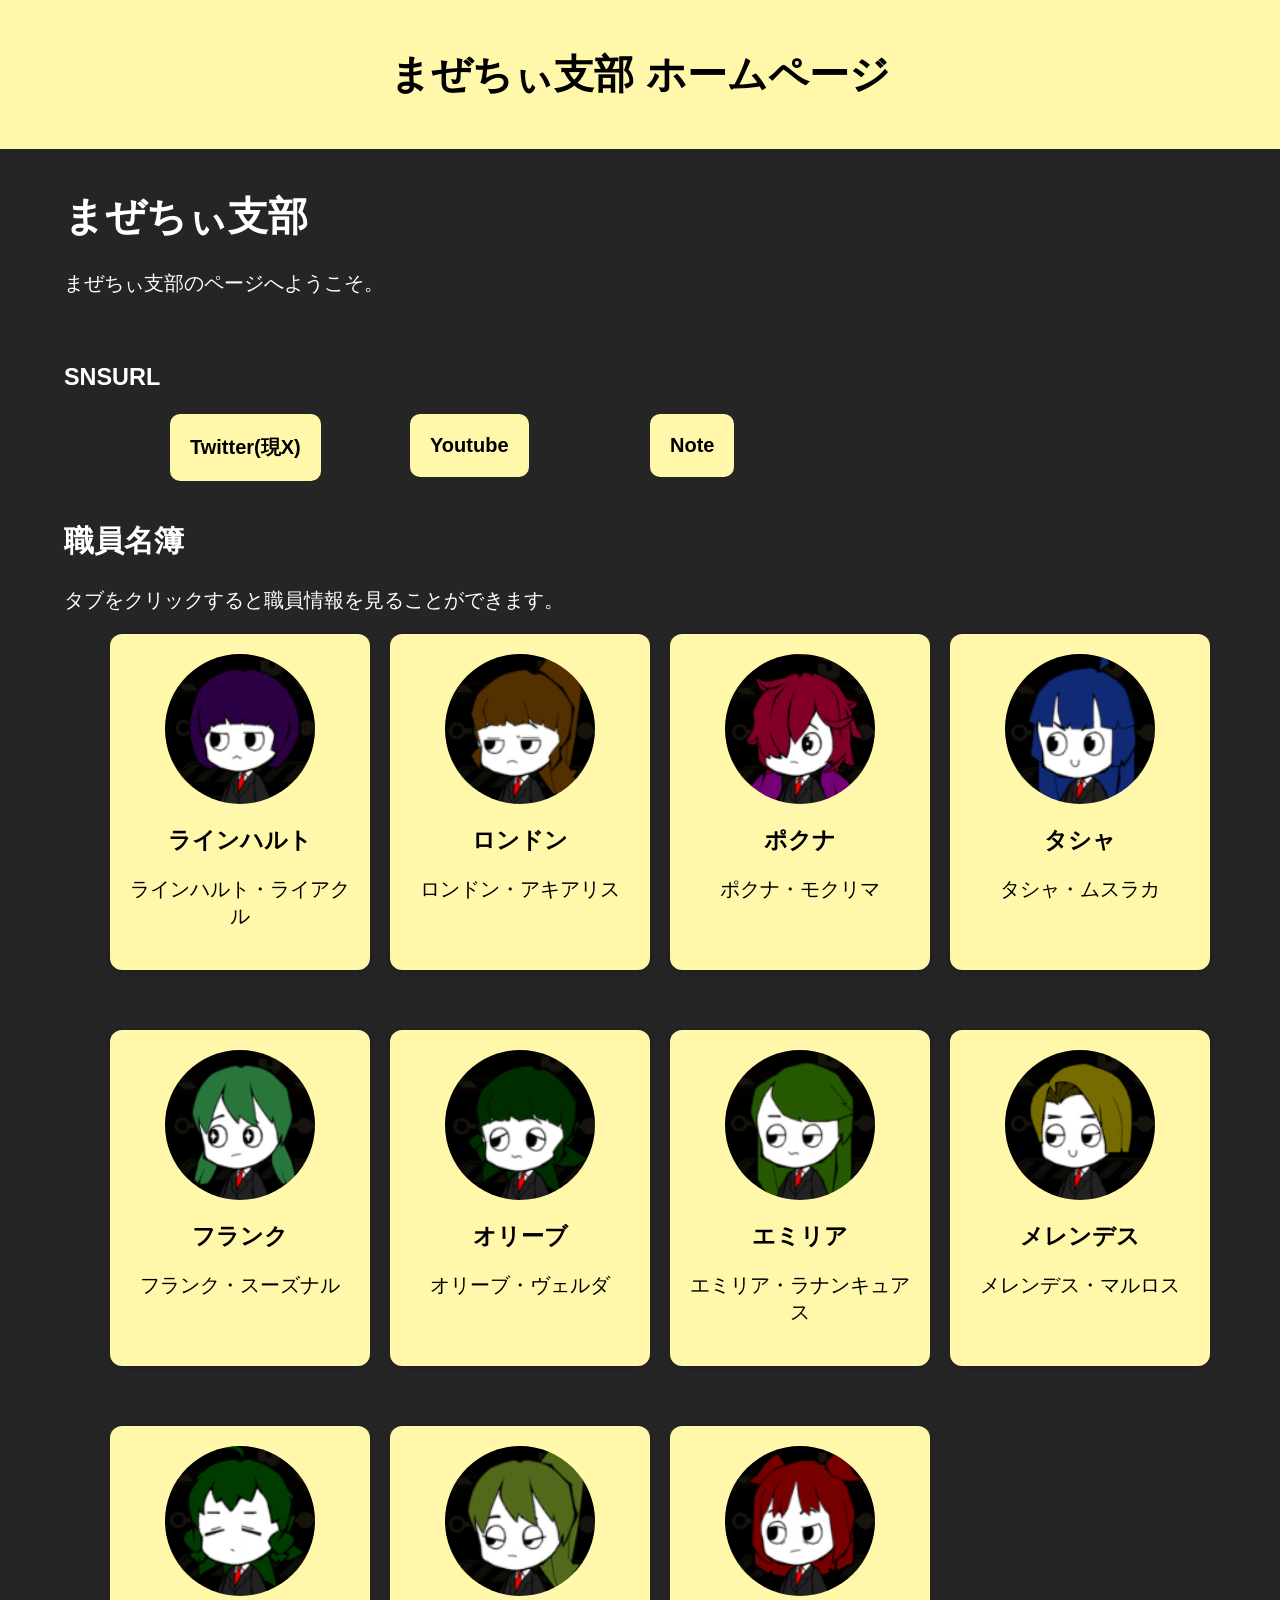
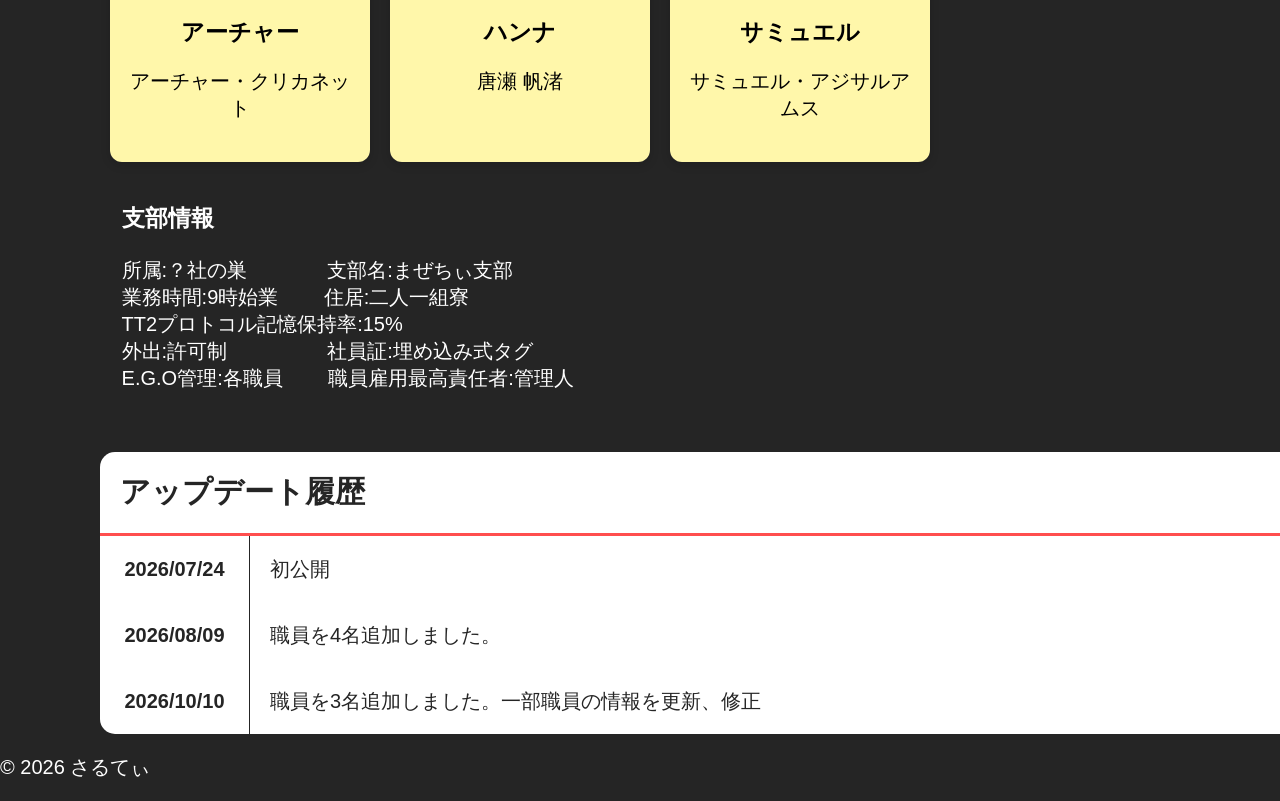
<file: index.html>
<!DOCTYPE html>
<html lang="ja">
<head>
    <meta charset="UTF-8">
    <meta name="viewport" content="width=device-width, initial-scale=1.0">

    <title>まぜちぃ支部 ホームページ</title>

    <link rel="stylesheet" href="style.css">
</head>

<body>

    <!-- ヘッダー -->
    <header>
        <h1>まぜちぃ支部 ホームページ</h1>


    </header>
    <main class="">
        <h1>まぜちぃ支部</h1>
        <p>まぜちぃ支部のページへようこそ。</p><br>
        <h3>SNSURL</h3>
        <div class="linkdis">
            <div>
                <a class="linkURL" href="https://x.com/mazechimanager">Twitter(現X)</a>
            </div>
            <div>
                <a class="linkURL" href="https://youtube.com/@saltykappu450?si=OtEl6FPQoaWW-RSn">Youtube</a>
            </div>
            <div>
                <a class="linkURL" href="https://note.com/mazechimanager">Note</a>
            </div>
        </div>
    </main>
    <!-- メイン -->
    <main>

        <section class="title">
            <h2>職員名簿</h2>
            <p>タブをクリックすると職員情報を見ることができます。</p>
        </section>

        <section class="character-grid">

            <a class="card" href="Agent-page/rainhald.html">
                <img class="photo_ps" src="Agent_photo/ラインハルト・ライアクル.png" alt="ラインハルト">
                <h3>ラインハルト</h3>
                <p class="test">ラインハルト・ライアクル</p>
            </a>

             <a class="card" href="Agent-page/rondon.html">
                <img class="photo_ps" src="Agent_photo/ロンドン・アキアリス.png" alt="ロンドン">
                <h3>ロンドン</h3>
                <p class="test">ロンドン・アキアリス</p>
            </a>

             <a class="card" href="Agent-page/pokuna.html">
                <img class="photo_ps" src="Agent_photo/ポクナ・モクリマ.png" alt="ポクナ">
                <h3>ポクナ</h3>
                <p class="test">ポクナ・モクリマ</p>
            </a>

             <a class="card" href="Agent-page/tasya.html">
                <img class="photo_ps" src="Agent_photo/タシャ・ムスラカ.png" alt="タシャ">
                <h3>タシャ</h3>
                <p class="test">タシャ・ムスラカ</p>
            </a>

             <a class="card" href="Agent-page/frank.html">
                <img class="photo_ps" src="Agent_photo/フランク・スーズナル.png" alt="フランク">
                <h3>フランク</h3>
                <p class="test">フランク・スーズナル</p>
            </a>

             <a class="card" href="Agent-page/olive.html">
                <img class="photo_ps" src="Agent_photo/オリーブ・ヴェルダ.png" alt="オリーブ">
                <h3>オリーブ</h3>
                <p class="test">オリーブ・ヴェルダ</p>
            </a>

            <a class="card" href="Agent-page/emilia.html">
                <img class="photo_ps" src="Agent_photo/エミリア・ラナンキュアス.png" alt="エミリア">
                <h3>エミリア</h3>
                <p class="test">エミリア・ラナンキュアス</p>
            </a>

            <a class="card" href="Agent-page/melendez.html">
                <img class="photo_ps" src="Agent_photo/メレンデス・マルロス.png" alt="メレンデス">
                <h3>メレンデス</h3>
                <p class="test">メレンデス・マルロス</p>
            </a>

             <a class="card" href="Agent-page/archer.html">
                <img class="photo_ps" src="Agent_photo/アーチャー・クリカネット.png" alt="アーチャー">
                <h3>アーチャー</h3>
                <p class="test">アーチャー・クリカネット</p>
            </a>

            <a class="card" href="Agent-page/hanna.html">
                <img class="photo_ps" src="Agent_photo/唐瀬 帆渚.png" alt="ハンナ">
                <h3>ハンナ</h3>
                <p class="test">唐瀬 帆渚</p>
            </a>
           
            <a class="card" href="Agent-page/samuel.html">
                <img class="photo_ps" src="Agent_photo/サミュエル・アジサルアムス.png" alt="サミュエル">
                <h3>サミュエル</h3>
                <p class="test">サミュエル・アジサルアムス</p>
            </a>

        </section>
        <main>
        <h3>支部情報</h3>
        <p>所属:？社の巣　　　　支部名:まぜちぃ支部<br>
           業務時間:9時始業　　  住居:二人一組寮<br>
           TT2プロトコル記憶保持率:15%<br>
           外出:許可制　　　　　社員証:埋め込み式タグ<br>
           E.G.O管理:各職員　　 職員雇用最高責任者:管理人</p>

        
        </main>

    </main>
<section class="update-history">

    <h2>アップデート履歴</h2>

    <div class="history-row">

        <div class="history-date">
            2026/07/24
        </div>

        <div class="history-text">
            初公開
        </div>
        <div class="history-date">
            2026/08/09
        </div>

        <div class="history-text">
            職員を4名追加しました。
        </div>
        <div class="history-date">
            2026/10/10
        </div>

        <div class="history-text">
            職員を3名追加しました。一部職員の情報を更新、修正
        </div>

        

        

    </div>

    

</section>
    <!-- フッター -->
    <footer >
        <p>© 2026 さるてぃ</p>
    </footer>

</body>
</html >
</file>
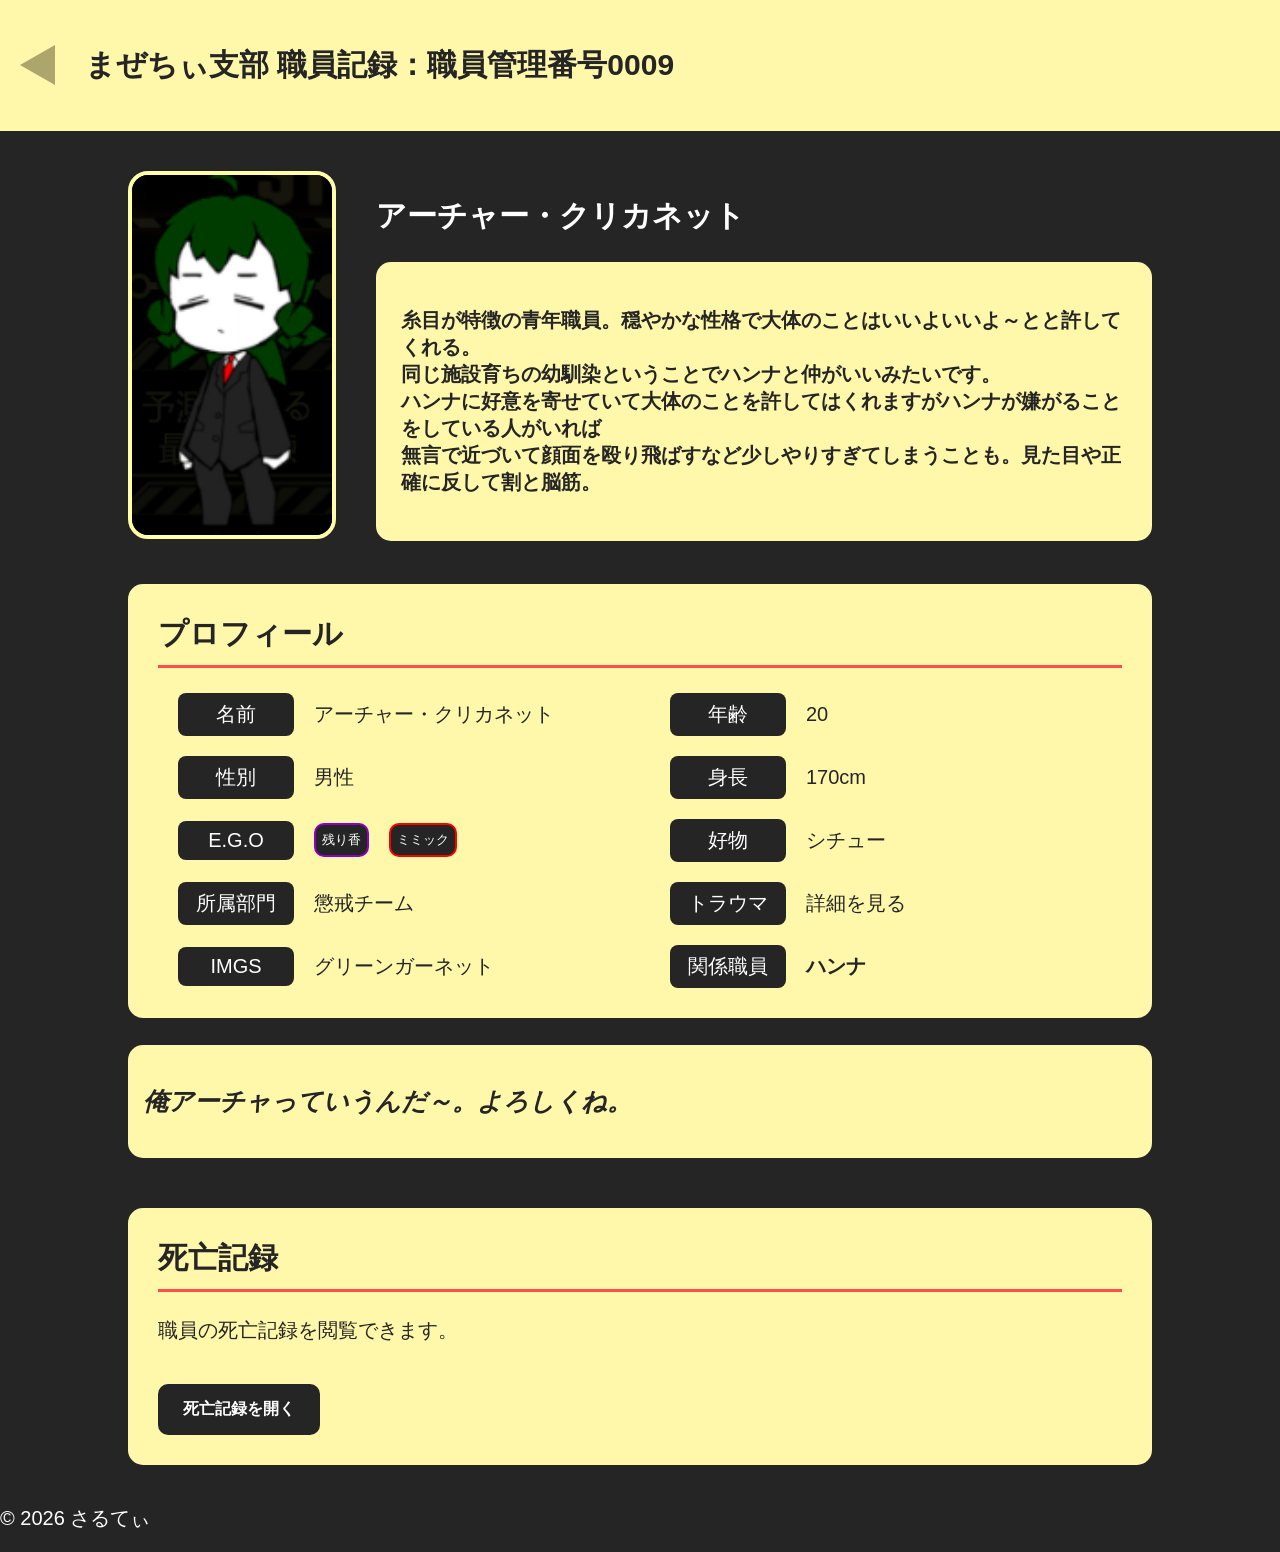
<file: Agent-page/archer.html>
<!DOCTYPE html>
<html lang="ja">

<head>

    <meta charset="UTF-8">

    <meta name="viewport" content="width=device-width, initial-scale=1.0">

    <title>アーチャー | まぜちぃ支部</title>

    <link rel="stylesheet" href="../style2.css">

</head>


<body>


    <!-- ヘッダー -->

    <header class="character-header">
        <a class="back-button" href="../index.html"></a>
        <h2>
            まぜちぃ支部 職員記録：職員管理番号0009
        </h2>
    </header>



    <!-- メイン -->

    <main class="character-main">



        <!-- キャラクター画像エリア -->

        <!-- キャラクター基本情報 -->

<section class="character-profile">


    <!-- メイン写真 -->

    <div class="main-photo">

        <img src="../Agent_photo/アーチャー・クリカネット.png" alt="あＳ">

    </div>



    <!-- 名前・詳細 -->

    <div class="character-info">


        <h1>アーチャー・クリカネット</h1>


        <div class="detail">

            <p class="detail-setumei">
                糸目が特徴の青年職員。穏やかな性格で大体のことはいいよいいよ～とと許してくれる。<br>
                同じ施設育ちの幼馴染ということでハンナと仲がいいみたいです。<br>
                ハンナに好意を寄せていて大体のことを許してはくれますがハンナが嫌がることをしている人がいれば<br>
                無言で近づいて顔面を殴り飛ばすなど少しやりすぎてしまうことも。見た目や正確に反して割と脳筋。
            </p>

        </div>
         

    </div>


</section>
<!-- ここから基本情報 -->

<section class="profile-box">


    <h2>プロフィール</h2>


    <div class="profile-list">


        <div class="profile-item">
            <span>名前</span>
            <p>アーチャー・クリカネット</p>
        </div>


        <div class="profile-item">
            <span>年齢</span>
            <p>20</p>
        </div>


        <div class="profile-item">
            <span>性別</span>
            <p>男性</p>
        </div>


        <div class="profile-item">
            <span>身長</span>
            <p>170cm</p>
        </div>

        <div class="profile-item">
            <span>E.G.O</span>
            <p class="WAW">残り香</p>
            <p class="ALEPH">ミミック</p>
        </div>


        <div class="profile-item">
            <span>好物</span>
            <p>シチュー</p>
        </div>

         <div class="profile-item">
            <span>所属部門</span>
            <p>懲戒チーム</p>
        </div>


    <div class="profile-item trauma-item">

        <span>トラウマ</span>

        <p>
            詳細を見る
        </p>


       <div class="trauma-detail">

            <h2>？？？</h2>
            <p class="trauma-sub">？？？</p>
        </div>


    </div>


        <div class="profile-item">
            <span>IMGS</span>
            <p>グリーンガーネット</p>
        </div>


       <div class="profile-item">

    <span>関係職員</span>

    <p>

        <a class="staff-link" href="hanna.html">

            ハンナ

            <img class="staff-preview" src="../Agent_photo/唐瀬 帆渚.png" alt="ハンナ">

        </a>

    </p>

</div>


    </div>


</section>
　
        <div class="detail2">

            <p>
                俺アーチャっていうんだ～。よろしくね。
            </p>

        </div>
<section class="secret-file">

    <h2>死亡記録</h2>

    <p>
        職員の死亡記録を閲覧できます。<br>
    </p>

    <button class="secret-button">

        死亡記録を開く

    </button>

    <div class="secret-content">

        <h3>Day51</h3>

        <p>

            アブノーマリティに殺害された。

        </p>

    </div>

</section>

    </main>





    <!-- フッター -->

    <footer>


        <p>
            © 2026 さるてぃ
        </p>


    </footer>



</body>
<script>

const button = document.querySelector(".secret-button");

const secret = document.querySelector(".secret-content");

button.addEventListener("click",function(){

    secret.classList.toggle("open");

});

</script>

</html>
</file>
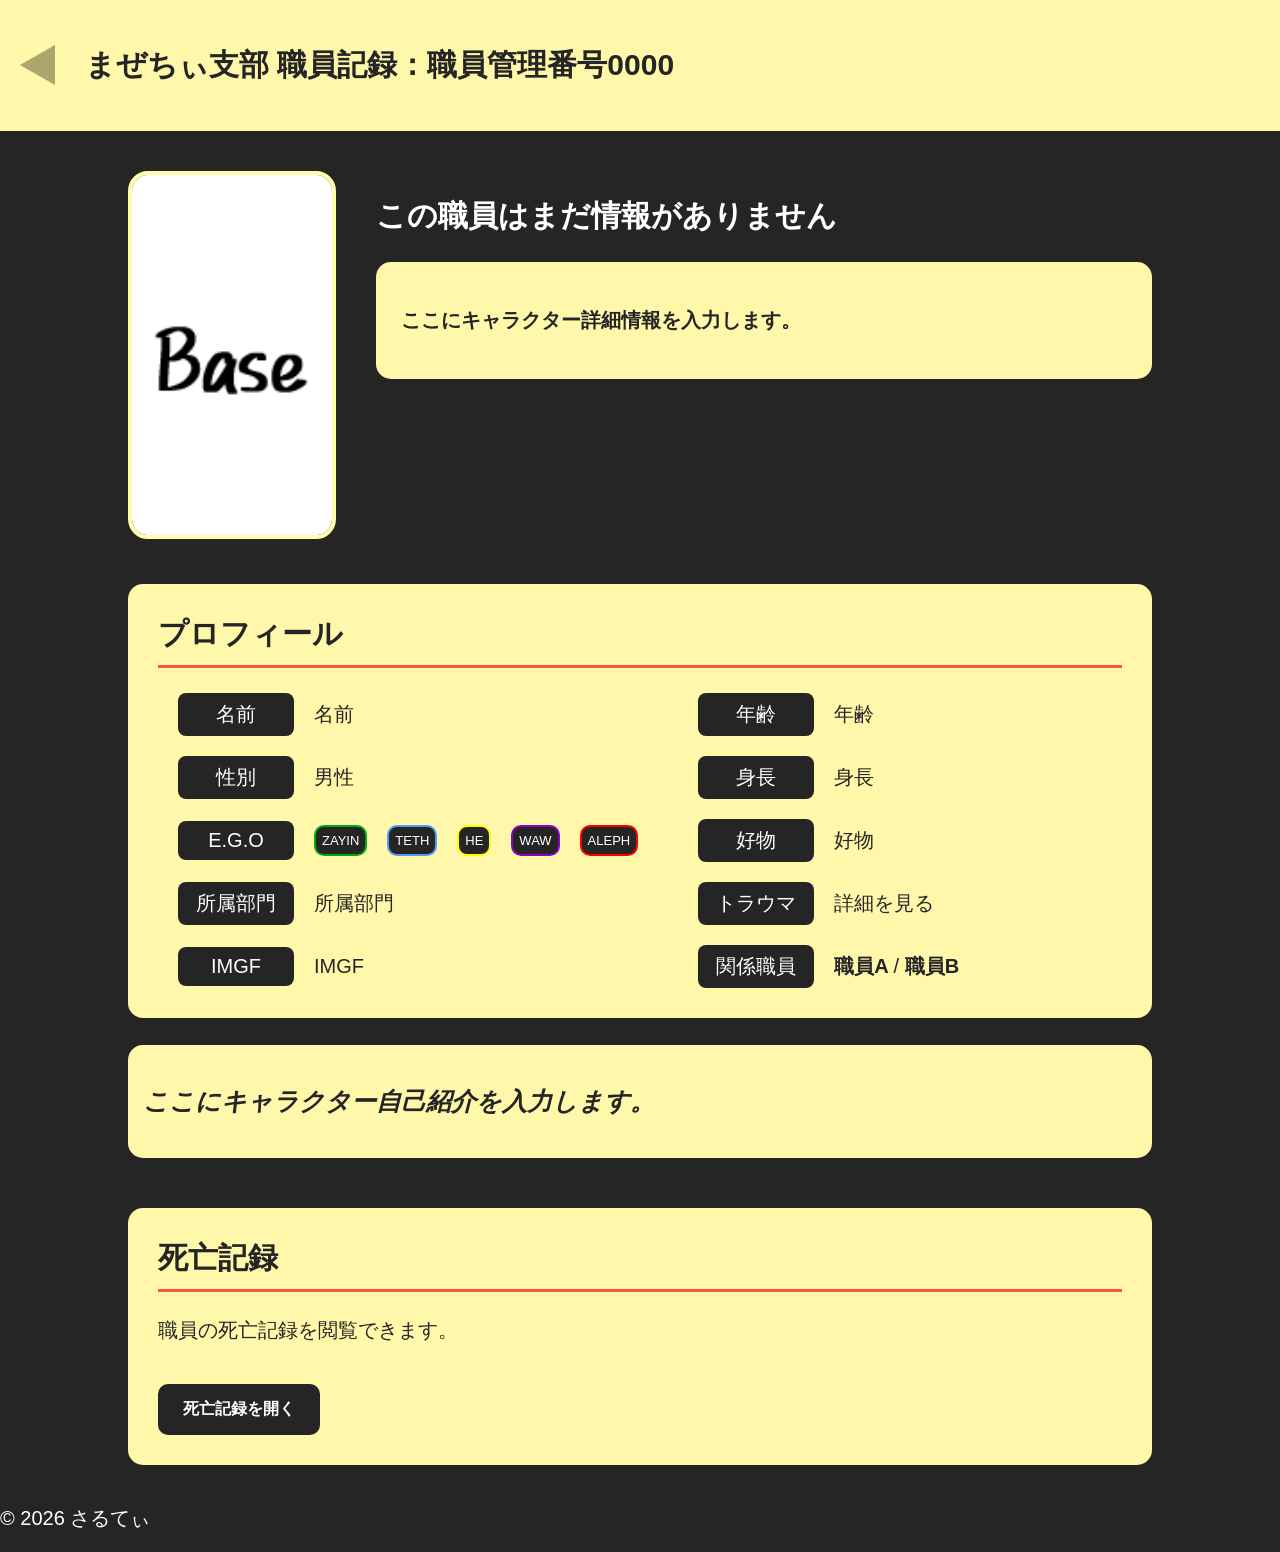
<file: Agent-page/base.html>
<!DOCTYPE html>
<html lang="ja">

<head>

    <meta charset="UTF-8">

    <meta name="viewport" content="width=device-width, initial-scale=1.0">

    <title>名前 | まぜちぃ支部</title>

    <link rel="stylesheet" href="../style2.css">

</head>


<body>


    <!-- ヘッダー -->

    <header class="character-header">
        <a class="back-button" href="../index.html"></a>
        <h2>
            まぜちぃ支部 職員記録：職員管理番号0000
        </h2>
    </header>



    <!-- メイン -->

    <main class="character-main">



        <!-- キャラクター画像エリア -->

        <!-- キャラクター基本情報 -->

<section class="character-profile">


    <!-- メイン写真 -->

    <div class="main-photo">

        <img src="../Agent_photo/Base.png" alt="キャラクター名">

    </div>



    <!-- 名前・詳細 -->

    <div class="character-info">


        <h1>この職員はまだ情報がありません</h1>


        <div class="detail">

            <p class="detail-setumei">
                ここにキャラクター詳細情報を入力します。
            </p>

        </div>
         

    </div>


</section>
<!-- ここから基本情報 -->

<section class="profile-box">


    <h2>プロフィール</h2>


    <div class="profile-list">


        <div class="profile-item">
            <span>名前</span>
            <p>名前</p>
        </div>


        <div class="profile-item">
            <span>年齢</span>
            <p>年齢</p>
        </div>


        <div class="profile-item">
            <span>性別</span>
            <p>男性</p>
        </div>


        <div class="profile-item">
            <span>身長</span>
            <p>身長</p>
        </div>

        <div class="profile-item">
            <span>E.G.O</span>
            <p class="ZAYIN">ZAYIN</p>
            <p class="TETH">TETH</p>
            <p class="HE">HE</p>
            <p class="WAW">WAW</p>
            <p class="ALEPH">ALEPH</p>
        </div>


        <div class="profile-item">
            <span>好物</span>
            <p>好物</p>
        </div>

         <div class="profile-item">
            <span>所属部門</span>
            <p>所属部門</p>
        </div>


    <div class="profile-item trauma-item">

        <span>トラウマ</span>

        <p>
            詳細を見る
        </p>


       <div class="trauma-detail">

            <h2>トラウマ</h2>
            <p class="trauma-sub">トラウマ詳細</p>
        </div>


    </div>


        <div class="profile-item">
            <span>IMGF</span>
            <p>IMGF</p>
        </div>


       <div class="profile-item">

    <span>関係職員</span>

    <p>

        <a class="staff-link" href="characterA.html">

            職員A

            <img class="staff-preview" src="../Agent_photo/Base.png" alt="職員A">

        </a>

        /

        <a class="staff-link" href="characterB.html">

            職員B

            <img class="staff-preview" src="../Agent_photo/Base.png" alt="職員B">

        </a>

    </p>

</div>


    </div>


</section>
　
        <div class="detail2">

            <p>
                ここにキャラクター自己紹介を入力します。
            </p>

        </div>
<section class="secret-file">

    <h2>死亡記録</h2>

    <p>
        職員の死亡記録を閲覧できます。<br>
    </p>

    <button class="secret-button">

        死亡記録を開く

    </button>

    <div class="secret-content">

        <h3>Day50</h3>

        <p>

            ここに死亡記録を書きます。<br>
            享年や死因、最後の言葉など。

        </p>

    </div>

</section>

    </main>





    <!-- フッター -->

    <footer>


        <p>
            © 2026 さるてぃ
        </p>


    </footer>



</body>
<script>

const button = document.querySelector(".secret-button");

const secret = document.querySelector(".secret-content");

button.addEventListener("click",function(){

    secret.classList.toggle("open");

});

</script>

</html>
</file>
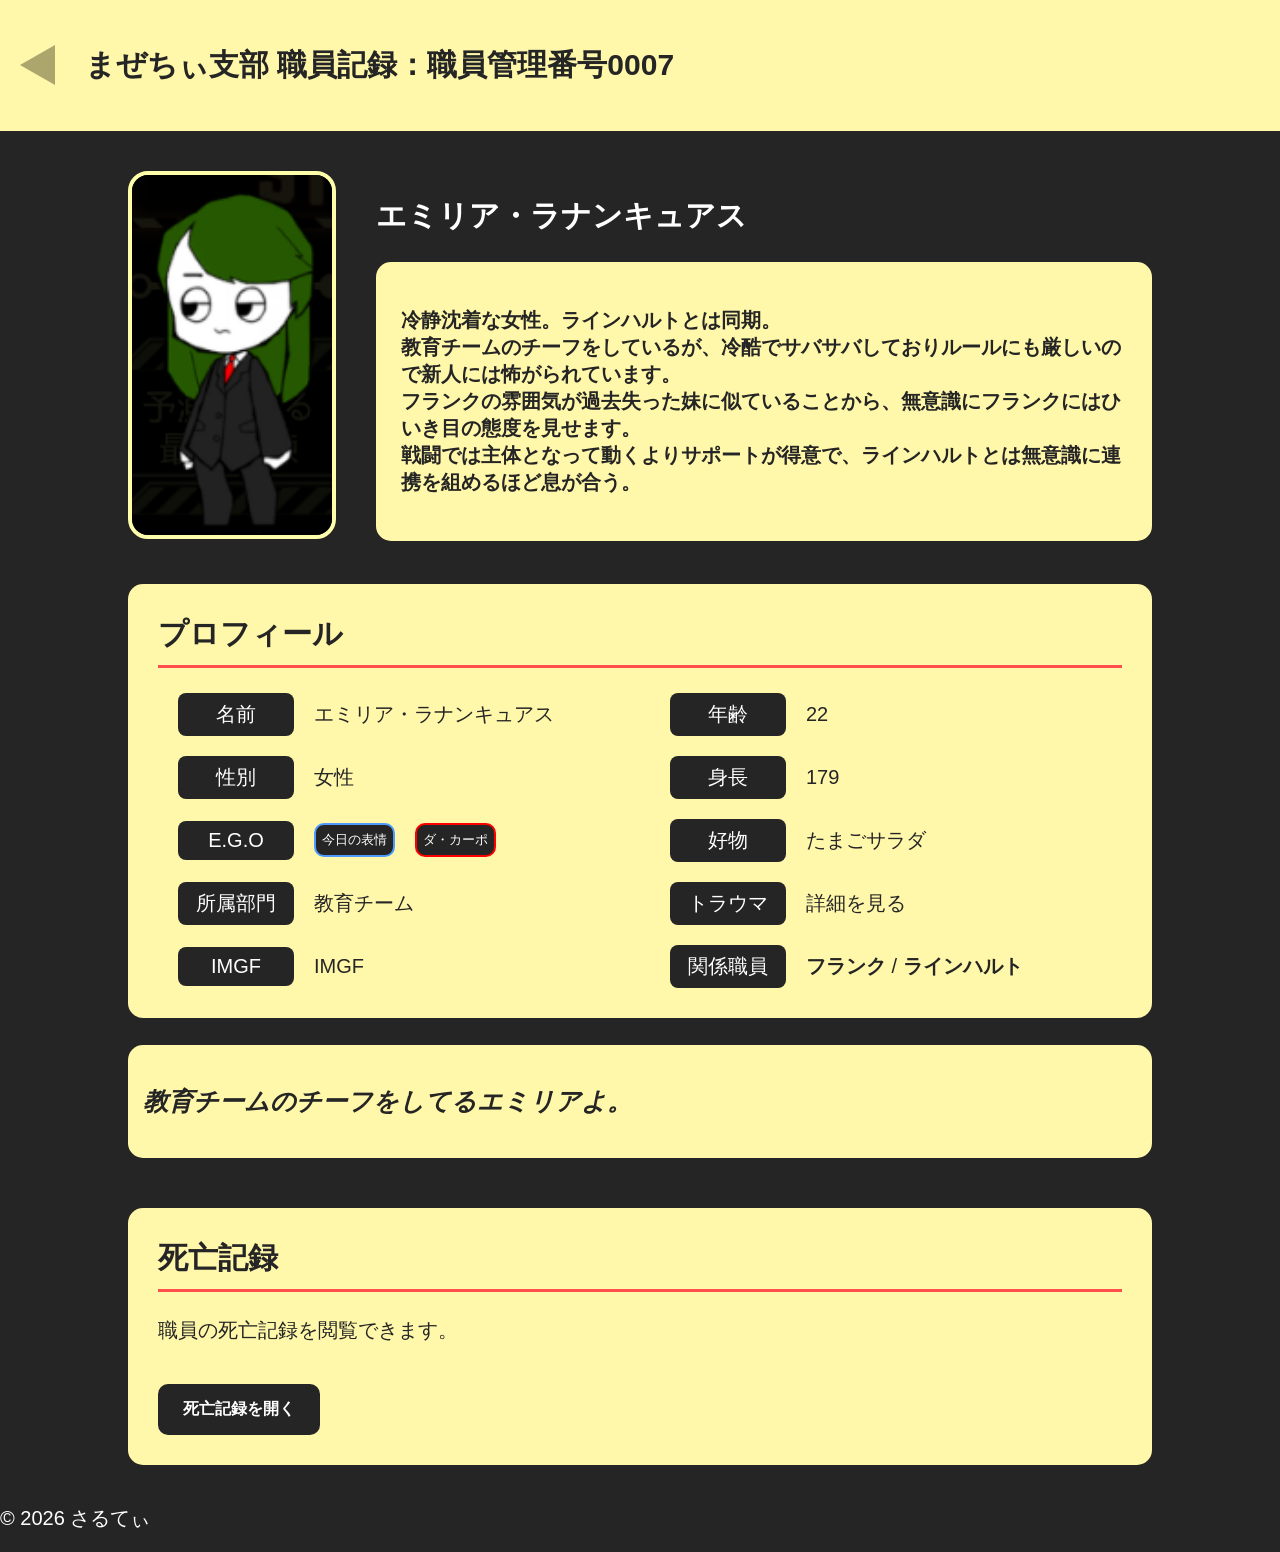
<file: Agent-page/emilia.html>
<!DOCTYPE html>
<html lang="ja">

<head>

    <meta charset="UTF-8">

    <meta name="viewport" content="width=device-width, initial-scale=1.0">

    <title>エミリア | まぜちぃ支部</title>

    <link rel="stylesheet" href="../style2.css">

</head>


<body>


    <!-- ヘッダー -->

    <header class="character-header">
        <a class="back-button" href="../index.html"></a>
        <h2>
            まぜちぃ支部 職員記録：職員管理番号0007
        </h2>
    </header>



    <!-- メイン -->

    <main class="character-main">



        <!-- キャラクター画像エリア -->

        <!-- キャラクター基本情報 -->

<section class="character-profile">


    <!-- メイン写真 -->

    <div class="main-photo">

        <img src="../Agent_photo/エミリア・ラナンキュアス.png" alt="エミリア">

    </div>



    <!-- 名前・詳細 -->

    <div class="character-info">


        <h1>エミリア・ラナンキュアス</h1>


        <div class="detail">

            <p class="detail-setumei">
                冷静沈着な女性。ラインハルトとは同期。<br>
                教育チームのチーフをしているが、冷酷でサバサバしておりルールにも厳しいので新人には怖がられています。<br>
                フランクの雰囲気が過去失った妹に似ていることから、無意識にフランクにはひいき目の態度を見せます。<br> 
                戦闘では主体となって動くよりサポートが得意で、ラインハルトとは無意識に連携を組めるほど息が合う。
            </p>

        </div>
         

    </div>


</section>
<!-- ここから基本情報 -->

<section class="profile-box">


    <h2>プロフィール</h2>


    <div class="profile-list">


        <div class="profile-item">
            <span>名前</span>
            <p>エミリア・ラナンキュアス</p>
        </div>


        <div class="profile-item">
            <span>年齢</span>
            <p>22</p>
        </div>


        <div class="profile-item">
            <span>性別</span>
            <p>女性</p>
        </div>


        <div class="profile-item">
            <span>身長</span>
            <p>179</p>
        </div>

        <div class="profile-item">
            <span>E.G.O</span>
            <p class="TETH">今日の表情</p>
            <p class="ALEPH">ダ・カーポ</p>
        </div>


        <div class="profile-item">
            <span>好物</span>
            <p>たまごサラダ</p>
        </div>

         <div class="profile-item">
            <span>所属部門</span>
            <p>教育チーム</p>
        </div>


    <div class="profile-item trauma-item">

        <span>トラウマ</span>

        <p>
            詳細を見る
        </p>


       <div class="trauma-detail">

            <h2>強盗</h2>
            <p class="trauma-sub">裕福な家庭だったが、両親がいない間に強盗に合い目の前で妹を殺害された</p>
        </div>


    </div>


        <div class="profile-item">
            <span>IMGF</span>
            <p>IMGF</p>
        </div>


       <div class="profile-item">

    <span>関係職員</span>

    <p>

        <a class="staff-link" href="frank.html">

           フランク

            <img class="staff-preview" src="../Agent_photo/フランク・スーズナル.png" alt="フランク">

        </a>

        /

        <a class="staff-link" href="rainhald.html">

            ラインハルト

            <img class="staff-preview" src="../Agent_photo/ラインハルト・ライアクル.png" alt="ラインハルト">

        </a>

    </p>

</div>


    </div>


</section>
　
        <div class="detail2">

            <p>
                教育チームのチーフをしてるエミリアよ。
            </p>

        </div>
<section class="secret-file">

    <h2>死亡記録</h2>

    <p>
        職員の死亡記録を閲覧できます。<br>
    </p>

    <button class="secret-button">

        死亡記録を開く

    </button>

    <div class="secret-content">

        <h3>Day52</h3>

        <p>

            フランクを殺されたことによるストレスで精神が限界を迎えE.G.Oダ・カーポによって浸食された。

        </p>

    </div>

</section>

    </main>





    <!-- フッター -->

    <footer>


        <p>
            © 2026 さるてぃ
        </p>


    </footer>



</body>
<script>

const button = document.querySelector(".secret-button");

const secret = document.querySelector(".secret-content");

button.addEventListener("click",function(){

    secret.classList.toggle("open");

});

</script>

</html>
</file>
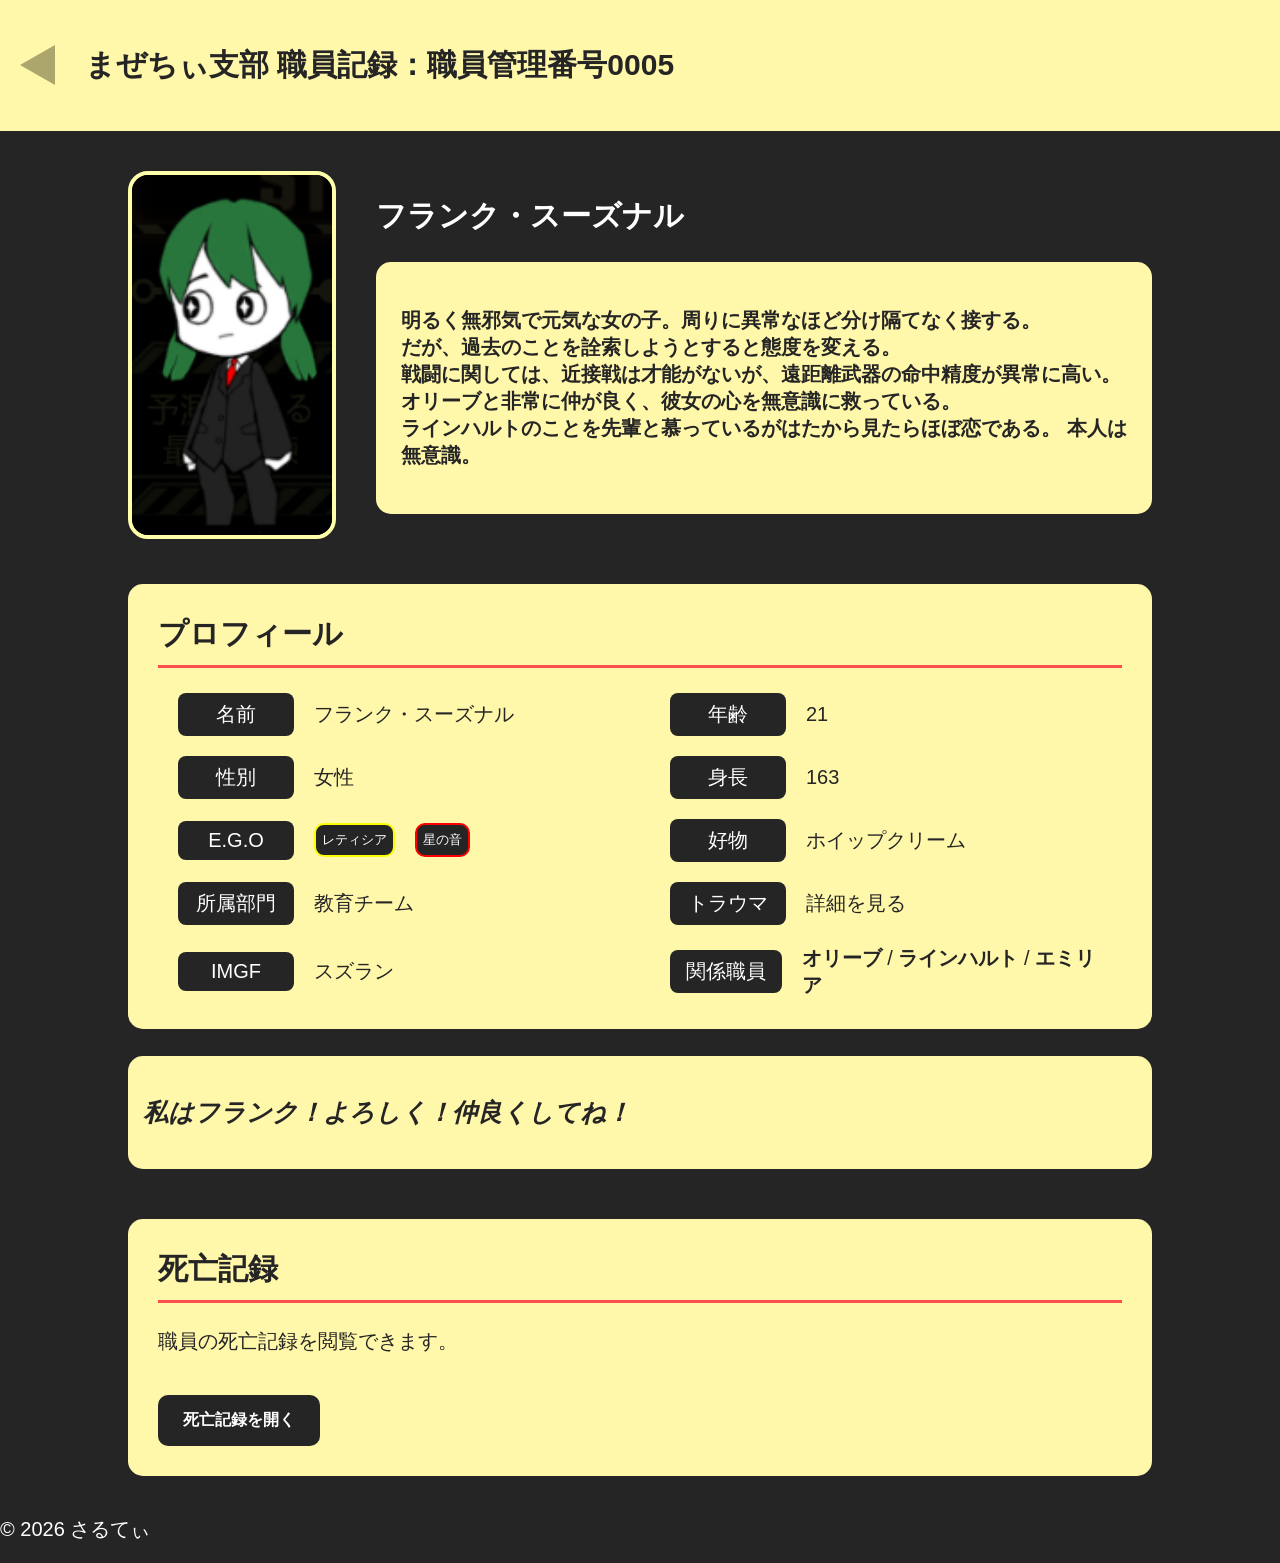
<file: Agent-page/frank.html>
<!DOCTYPE html>
<html lang="ja">

<head>

    <meta charset="UTF-8">

    <meta name="viewport" content="width=device-width, initial-scale=1.0">

    <title>フランク | まぜちぃ支部</title>

    <link rel="stylesheet" href="../style2.css">

</head>


<body>


    <!-- ヘッダー -->

    <header class="character-header">
        <a class="back-button" href="../index.html"></a>
        <h2>
            まぜちぃ支部 職員記録：職員管理番号0005
        </h2>
    </header>



    <!-- メイン -->

    <main class="character-main">



        <!-- キャラクター画像エリア -->

        <!-- キャラクター基本情報 -->

<section class="character-profile">


    <!-- メイン写真 -->

    <div class="main-photo">

        <img src="../Agent_photo/フランク・スーズナル.png" alt="キャラクター名">

    </div>



    <!-- 名前・詳細 -->

    <div class="character-info">


        <h1>フランク・スーズナル</h1>


        <div class="detail">

            <p class="detail-setumei">
                明るく無邪気で元気な女の子。周りに異常なほど分け隔てなく接する。<br>
                だが、過去のことを詮索しようとすると態度を変える。<br>
                戦闘に関しては、近接戦は才能がないが、遠距離武器の命中精度が異常に高い。<br>
                オリーブと非常に仲が良く、彼女の心を無意識に救っている。<br>
                ラインハルトのことを先輩と慕っているがはたから見たらほぼ恋である。 本人は無意識。<br>
               
            </p>

        </div>
         

    </div>


</section>
<!-- ここから基本情報 -->

<section class="profile-box">


    <h2>プロフィール</h2>


    <div class="profile-list">


        <div class="profile-item">
            <span>名前</span>
            <p>フランク・スーズナル</p>
        </div>


        <div class="profile-item">
            <span>年齢</span>
            <p>21</p>
        </div>


        <div class="profile-item">
            <span>性別</span>
            <p>女性</p>
        </div>


        <div class="profile-item">
            <span>身長</span>
            <p>163</p>
        </div>

        <div class="profile-item">
            <span>E.G.O</span>
            <p class="HE">レティシア</p>
            <p class="ALEPH">星の音</p>
        </div>


        <div class="profile-item">
            <span>好物</span>
            <p>ホイップクリーム</p>
        </div>

         <div class="profile-item">
            <span>所属部門</span>
            <p>教育チーム</p>
        </div>


    <div class="profile-item trauma-item">

        <span>トラウマ</span>

        <p>
            詳細を見る
        </p>


       <div class="trauma-detail">

            <h2>不明</h2>
            <p class="trauma-sub">語ろうとしない</p>
        </div>


    </div>


        <div class="profile-item">
            <span>IMGF</span>
            <p>スズラン</p>
        </div>


       <div class="profile-item">

    <span>関係職員</span>

    <p>

        <a class="staff-link" href="olive.html">

            オリーブ

            <img class="staff-preview" src="../Agent_photo/オリーブ・ヴェルダ.png" alt="オリーブ">

        </a>

        /

        <a class="staff-link" href="rainhald.html">

            ラインハルト

            <img class="staff-preview" src="../Agent_photo/ラインハルト・ライアクル.png" alt="ラインハルト">

        </a>

         /

        <a class="staff-link" href="rainhald.html">

            エミリア

            <img class="staff-preview" src="../Agent_photo/エミリア・ラナンキュアス.png" alt="エミリア">

        </a>

    </p>

</div>


    </div>


</section>
　
        <div class="detail2">

            <p>
                私はフランク！よろしく！仲良くしてね！
            </p>

        </div>
<section class="secret-file">

    <h2>死亡記録</h2>

    <p>
        職員の死亡記録を閲覧できます。<br>
    </p>

    <button class="secret-button">

        死亡記録を開く

    </button>

    <div class="secret-content">

        <h3>Day51</h3>

        <p>

            E.G.O浸食を受けた職員に殺害された。
        </p>

    </div>

</section>

    </main>





    <!-- フッター -->

    <footer>


        <p>
            © 2026 さるてぃ
        </p>


    </footer>



</body>
<script>

const button = document.querySelector(".secret-button");

const secret = document.querySelector(".secret-content");

button.addEventListener("click",function(){

    secret.classList.toggle("open");

});

</script>

</html>
</file>
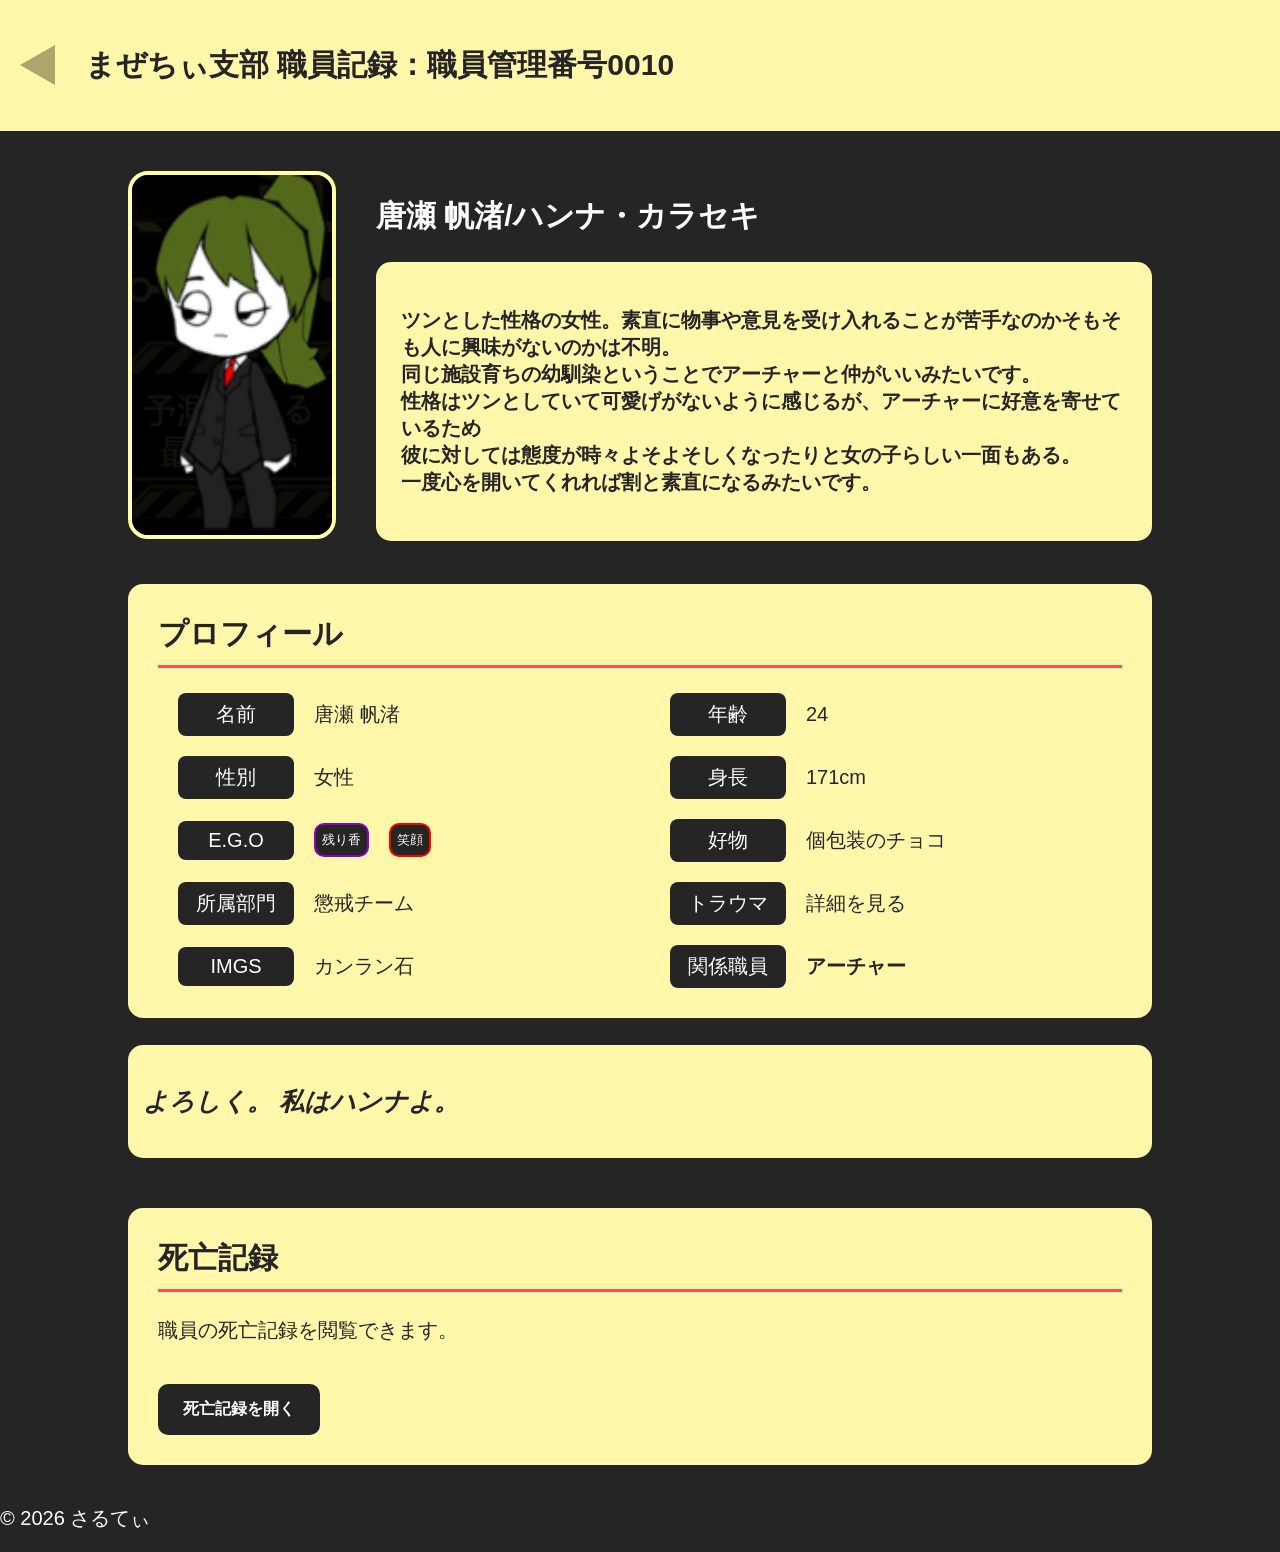
<file: Agent-page/hanna.html>
<!DOCTYPE html>
<html lang="ja">

<head>

    <meta charset="UTF-8">

    <meta name="viewport" content="width=device-width, initial-scale=1.0">

    <title>ハンナ | まぜちぃ支部</title>

    <link rel="stylesheet" href="../style2.css">

</head>


<body>


    <!-- ヘッダー -->

    <header class="character-header">
        <a class="back-button" href="../index.html"></a>
        <h2>
            まぜちぃ支部 職員記録：職員管理番号0010
        </h2>
    </header>



    <!-- メイン -->

    <main class="character-main">



        <!-- キャラクター画像エリア -->

        <!-- キャラクター基本情報 -->

<section class="character-profile">


    <!-- メイン写真 -->

    <div class="main-photo">

        <img src="../Agent_photo/唐瀬 帆渚.png" alt="ハンナ">

    </div>



    <!-- 名前・詳細 -->

    <div class="character-info">


        <h1>唐瀬 帆渚/ハンナ・カラセキ</h1>


        <div class="detail">

            <p class="detail-setumei">
                ツンとした性格の女性。素直に物事や意見を受け入れることが苦手なのかそもそも人に興味がないのかは不明。<br>
                同じ施設育ちの幼馴染ということでアーチャーと仲がいいみたいです。<br>
                性格はツンとしていて可愛げがないように感じるが、アーチャーに好意を寄せているため<br>
                彼に対しては態度が時々よそよそしくなったりと女の子らしい一面もある。<br>
                一度心を開いてくれれば割と素直になるみたいです。
            </p>

        </div>
         

    </div>


</section>
<!-- ここから基本情報 -->

<section class="profile-box">


    <h2>プロフィール</h2>


    <div class="profile-list">


        <div class="profile-item">
            <span>名前</span>
            <p>唐瀬 帆渚</p>
        </div>


        <div class="profile-item">
            <span>年齢</span>
            <p>24</p>
        </div>


        <div class="profile-item">
            <span>性別</span>
            <p>女性</p>
        </div>


        <div class="profile-item">
            <span>身長</span>
            <p>171cm</p>
        </div>

        <div class="profile-item">
            <span>E.G.O</span>
            <p class="WAW">残り香</p>
            <p class="ALEPH">笑顔</p>
        </div>


        <div class="profile-item">
            <span>好物</span>
            <p>個包装のチョコ</p>
        </div>

         <div class="profile-item">
            <span>所属部門</span>
            <p>懲戒チーム</p>
        </div>


    <div class="profile-item trauma-item">

        <span>トラウマ</span>

        <p>
            詳細を見る
        </p>


       <div class="trauma-detail">

            <h2>？？？</h2>
            <p class="trauma-sub">？？？</p>
        </div>


    </div>


        <div class="profile-item">
            <span>IMGS</span>
            <p>カンラン石</p>
        </div>


       <div class="profile-item">

    <span>関係職員</span>

    <p>

        <a class="staff-link" href="archer.html">

            アーチャー

            <img class="staff-preview" src="../Agent_photo/アーチャー・クリカネット.png" alt="アーチャー">

        </a>

    

    </p>

</div>


    </div>


</section>
　
        <div class="detail2">

            <p>
                よろしく。 私はハンナよ。
            </p>

        </div>
<section class="secret-file">

    <h2>死亡記録</h2>

    <p>
        職員の死亡記録を閲覧できます。<br>
    </p>

    <button class="secret-button">

        死亡記録を開く

    </button>

    <div class="secret-content">

        <h3>Day51</h3>

        <p>

            アーチャーの死による精神負荷でE.G.O残り香に侵食された。

        </p>

    </div>

</section>

    </main>





    <!-- フッター -->

    <footer>


        <p>
            © 2026 さるてぃ
        </p>


    </footer>



</body>
<script>

const button = document.querySelector(".secret-button");

const secret = document.querySelector(".secret-content");

button.addEventListener("click",function(){

    secret.classList.toggle("open");

});

</script>

</html>
</file>
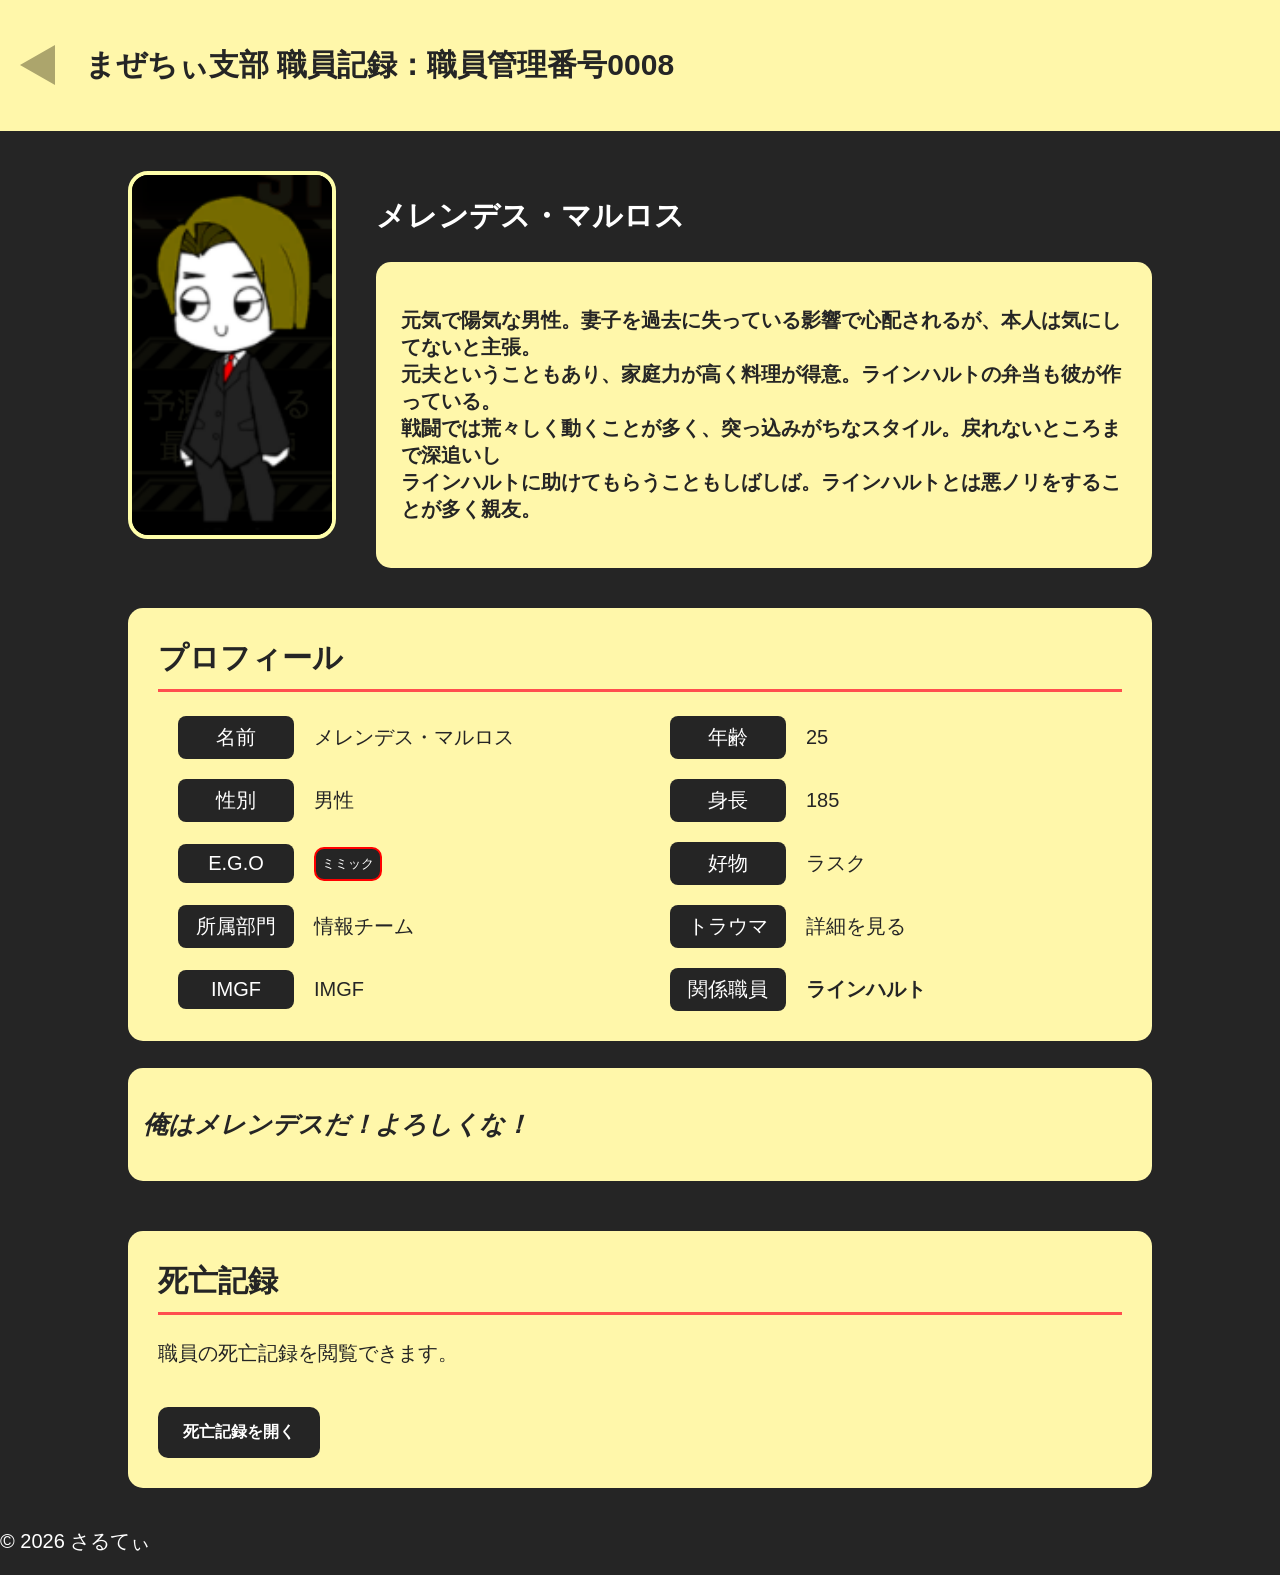
<file: Agent-page/melendez.html>
<!DOCTYPE html>
<html lang="ja">

<head>

    <meta charset="UTF-8">

    <meta name="viewport" content="width=device-width, initial-scale=1.0">

    <title>メレンデス | まぜちぃ支部</title>

    <link rel="stylesheet" href="../style2.css">

</head>


<body>


    <!-- ヘッダー -->

    <header class="character-header">
        <a class="back-button" href="../index.html"></a>
        <h2>
            まぜちぃ支部 職員記録：職員管理番号0008
        </h2>
    </header>



    <!-- メイン -->

    <main class="character-main">



        <!-- キャラクター画像エリア -->

        <!-- キャラクター基本情報 -->

<section class="character-profile">


    <!-- メイン写真 -->

    <div class="main-photo">

        <img src="../Agent_photo/メレンデス・マルロス.png" alt="メレンデス">

    </div>



    <!-- 名前・詳細 -->

    <div class="character-info">


        <h1>メレンデス・マルロス</h1>


        <div class="detail">

            <p class="detail-setumei">
                元気で陽気な男性。妻子を過去に失っている影響で心配されるが、本人は気にしてないと主張。<br>
                元夫ということもあり、家庭力が高く料理が得意。ラインハルトの弁当も彼が作っている。<br>
                戦闘では荒々しく動くことが多く、突っ込みがちなスタイル。戻れないところまで深追いし<br>
                ラインハルトに助けてもらうこともしばしば。ラインハルトとは悪ノリをすることが多く親友。

            </p>

        </div>
         

    </div>


</section>
<!-- ここから基本情報 -->

<section class="profile-box">


    <h2>プロフィール</h2>


    <div class="profile-list">


        <div class="profile-item">
            <span>名前</span>
            <p>メレンデス・マルロス</p>
        </div>


        <div class="profile-item">
            <span>年齢</span>
            <p>25</p>
        </div>


        <div class="profile-item">
            <span>性別</span>
            <p>男性</p>
        </div>


        <div class="profile-item">
            <span>身長</span>
            <p>185</p>
        </div>

        <div class="profile-item">
            <span>E.G.O</span>
            <p class="ALEPH">ミミック</p>
        </div>


        <div class="profile-item">
            <span>好物</span>
            <p>ラスク</p>
        </div>

         <div class="profile-item">
            <span>所属部門</span>
            <p>情報チーム</p>
        </div>


    <div class="profile-item trauma-item">

        <span>トラウマ</span>

        <p>
            詳細を見る
        </p>


       <div class="trauma-detail">

            <h2>翼戦争</h2>
            <p class="trauma-sub">戦争の避難区にて、自身の指示ミスでテントが吹き飛んだ。その時に妻子を失った。</p>
        </div>


    </div>


        <div class="profile-item">
            <span>IMGF</span>
            <p>IMGF</p>
        </div>


       <div class="profile-item">

    <span>関係職員</span>

    <p>

        <a class="staff-link" href="rainhald.html">

            ラインハルト

            <img class="staff-preview" src="../Agent_photo/ラインハルト・ライアクル.png" alt="ラインハルト">

        </a>

    </p>

</div>


    </div>


</section>
　
        <div class="detail2">

            <p>
                俺はメレンデスだ！よろしくな！
            </p>

        </div>
<section class="secret-file">

    <h2>死亡記録</h2>

    <p>
        職員の死亡記録を閲覧できます。<br>
    </p>

    <button class="secret-button">

        死亡記録を開く

    </button>

    <div class="secret-content">

        <h3>Day55</h3>

        <p>

           アブノーマリティに殺害された。

        </p>

    </div>

</section>

    </main>





    <!-- フッター -->

    <footer>


        <p>
            © 2026 さるてぃ
        </p>


    </footer>



</body>
<script>

const button = document.querySelector(".secret-button");

const secret = document.querySelector(".secret-content");

button.addEventListener("click",function(){

    secret.classList.toggle("open");

});

</script>

</html>
</file>
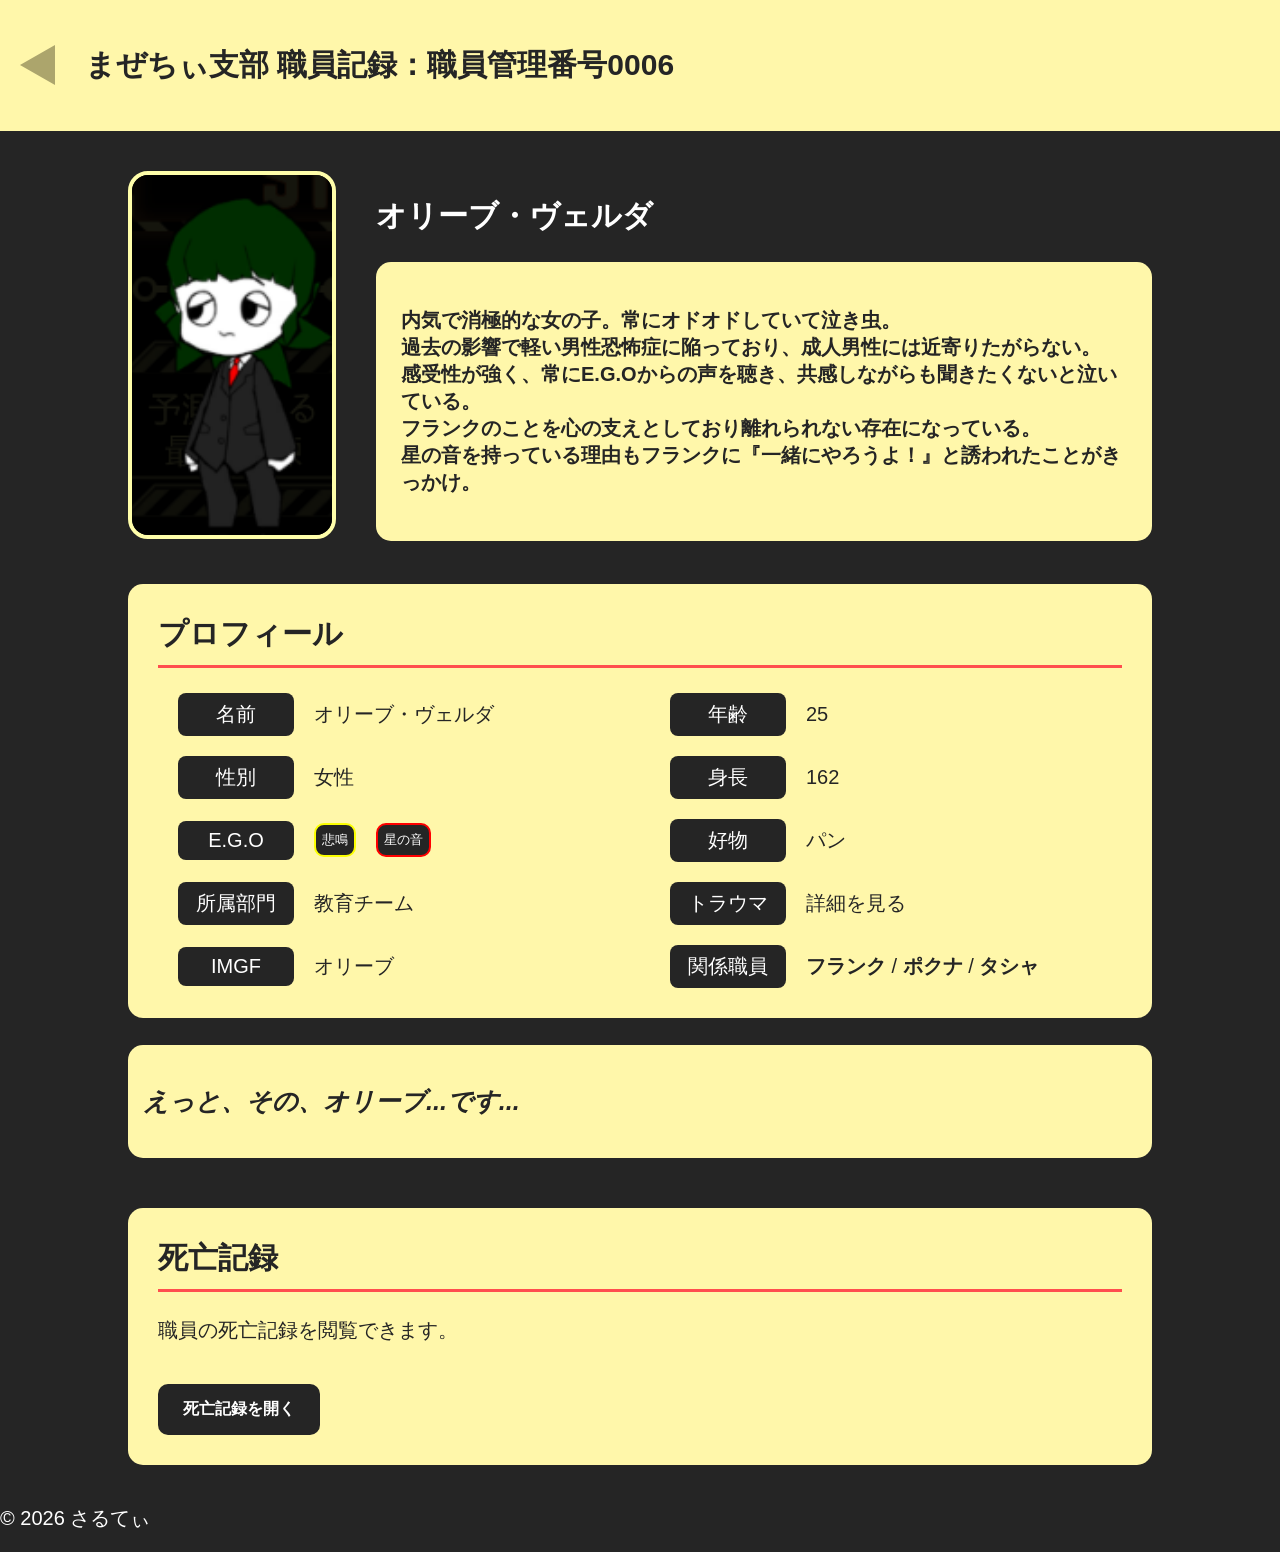
<file: Agent-page/olive.html>
<!DOCTYPE html>
<html lang="ja">

<head>

    <meta charset="UTF-8">

    <meta name="viewport" content="width=device-width, initial-scale=1.0">

    <title>オリーブ | まぜちぃ支部</title>

    <link rel="stylesheet" href="../style2.css">

</head>


<body>


    <!-- ヘッダー -->

    <header class="character-header">
        <a class="back-button" href="../index.html"></a>
        <h2>
            まぜちぃ支部 職員記録：職員管理番号0006
        </h2>
    </header>



    <!-- メイン -->

    <main class="character-main">



        <!-- キャラクター画像エリア -->

        <!-- キャラクター基本情報 -->

<section class="character-profile">


    <!-- メイン写真 -->

    <div class="main-photo">

        <img src="../Agent_photo/オリーブ・ヴェルダ.png" alt="オリーブ">

    </div>



    <!-- 名前・詳細 -->

    <div class="character-info">


        <h1>オリーブ・ヴェルダ</h1>


        <div class="detail">

            <p class="detail-setumei">
                内気で消極的な女の子。常にオドオドしていて泣き虫。<br>
                過去の影響で軽い男性恐怖症に陥っており、成人男性には近寄りたがらない。<br>
                感受性が強く、常にE.G.Oからの声を聴き、共感しながらも聞きたくないと泣いている。<br>
                フランクのことを心の支えとしており離れられない存在になっている。<br>
                星の音を持っている理由もフランクに『一緒にやろうよ！』と誘われたことがきっかけ。
            </p>

        </div>
         

    </div>


</section>
<!-- ここから基本情報 -->

<section class="profile-box">


    <h2>プロフィール</h2>


    <div class="profile-list">


        <div class="profile-item">
            <span>名前</span>
            <p>オリーブ・ヴェルダ</p>
        </div>


        <div class="profile-item">
            <span>年齢</span>
            <p>25</p>
        </div>


        <div class="profile-item">
            <span>性別</span>
            <p>女性</p>
        </div>


        <div class="profile-item">
            <span>身長</span>
            <p>162</p>
        </div>

        <div class="profile-item">
            <span>E.G.O</span>
            <p class="HE">悲鳴</p>
            <p class="ALEPH">星の音</p>
        </div>


        <div class="profile-item">
            <span>好物</span>
            <p>パン</p>
        </div>

         <div class="profile-item">
            <span>所属部門</span>
            <p>教育チーム</p>
        </div>


    <div class="profile-item trauma-item">

        <span>トラウマ</span>

        <p>
            詳細を見る
        </p>


       <div class="trauma-detail">

            <h2>性奴隷</h2>
            <p class="trauma-sub">6歳で奴隷として買われたのち<br>
            10歳のころから体を使われ <br>
            16歳で所有者を殺害して逃げ出した</p>
        </div>


    </div>


        <div class="profile-item">
            <span>IMGF</span>
            <p>オリーブ</p>
        </div>


       <div class="profile-item">

    <span>関係職員</span>

    <p>

        <a class="staff-link" href="frank.html">

            フランク

            <img class="staff-preview" src="../Agent_photo/フランク・スーズナル.png" alt="フランク">

        </a>

        /

        <a class="staff-link" href="pokuna.html">

            ポクナ

            <img class="staff-preview" src="../Agent_photo/ポクナ・モクリマ.png" alt="ポクナ">

        </a>
         /

        <a class="staff-link" href="pokuna.html">

            タシャ

            <img class="staff-preview" src="../Agent_photo/タシャ・ムスラカ.png" alt="タシャ">

        </a>
    </p>

</div>


    </div>


</section>
　
        <div class="detail2">

            <p>
                えっと、その、オリーブ...です...
            </p>

        </div>
<section class="secret-file">

    <h2>死亡記録</h2>

    <p>
        職員の死亡記録を閲覧できます。<br>
    </p>

    <button class="secret-button">

        死亡記録を開く

    </button>

    <div class="secret-content">

        <h3>Day53</h3>

        <p>

            Day51に真っ先にE.G.O星の音の影響を受け浸食。<br>
            ロンドンに鎮圧され死亡。

        </p>

    </div>

</section>

    </main>





    <!-- フッター -->

    <footer>


        <p>
            © 2026 さるてぃ
        </p>


    </footer>



</body>
<script>

const button = document.querySelector(".secret-button");

const secret = document.querySelector(".secret-content");

button.addEventListener("click",function(){

    secret.classList.toggle("open");

});

</script>

</html>
</file>
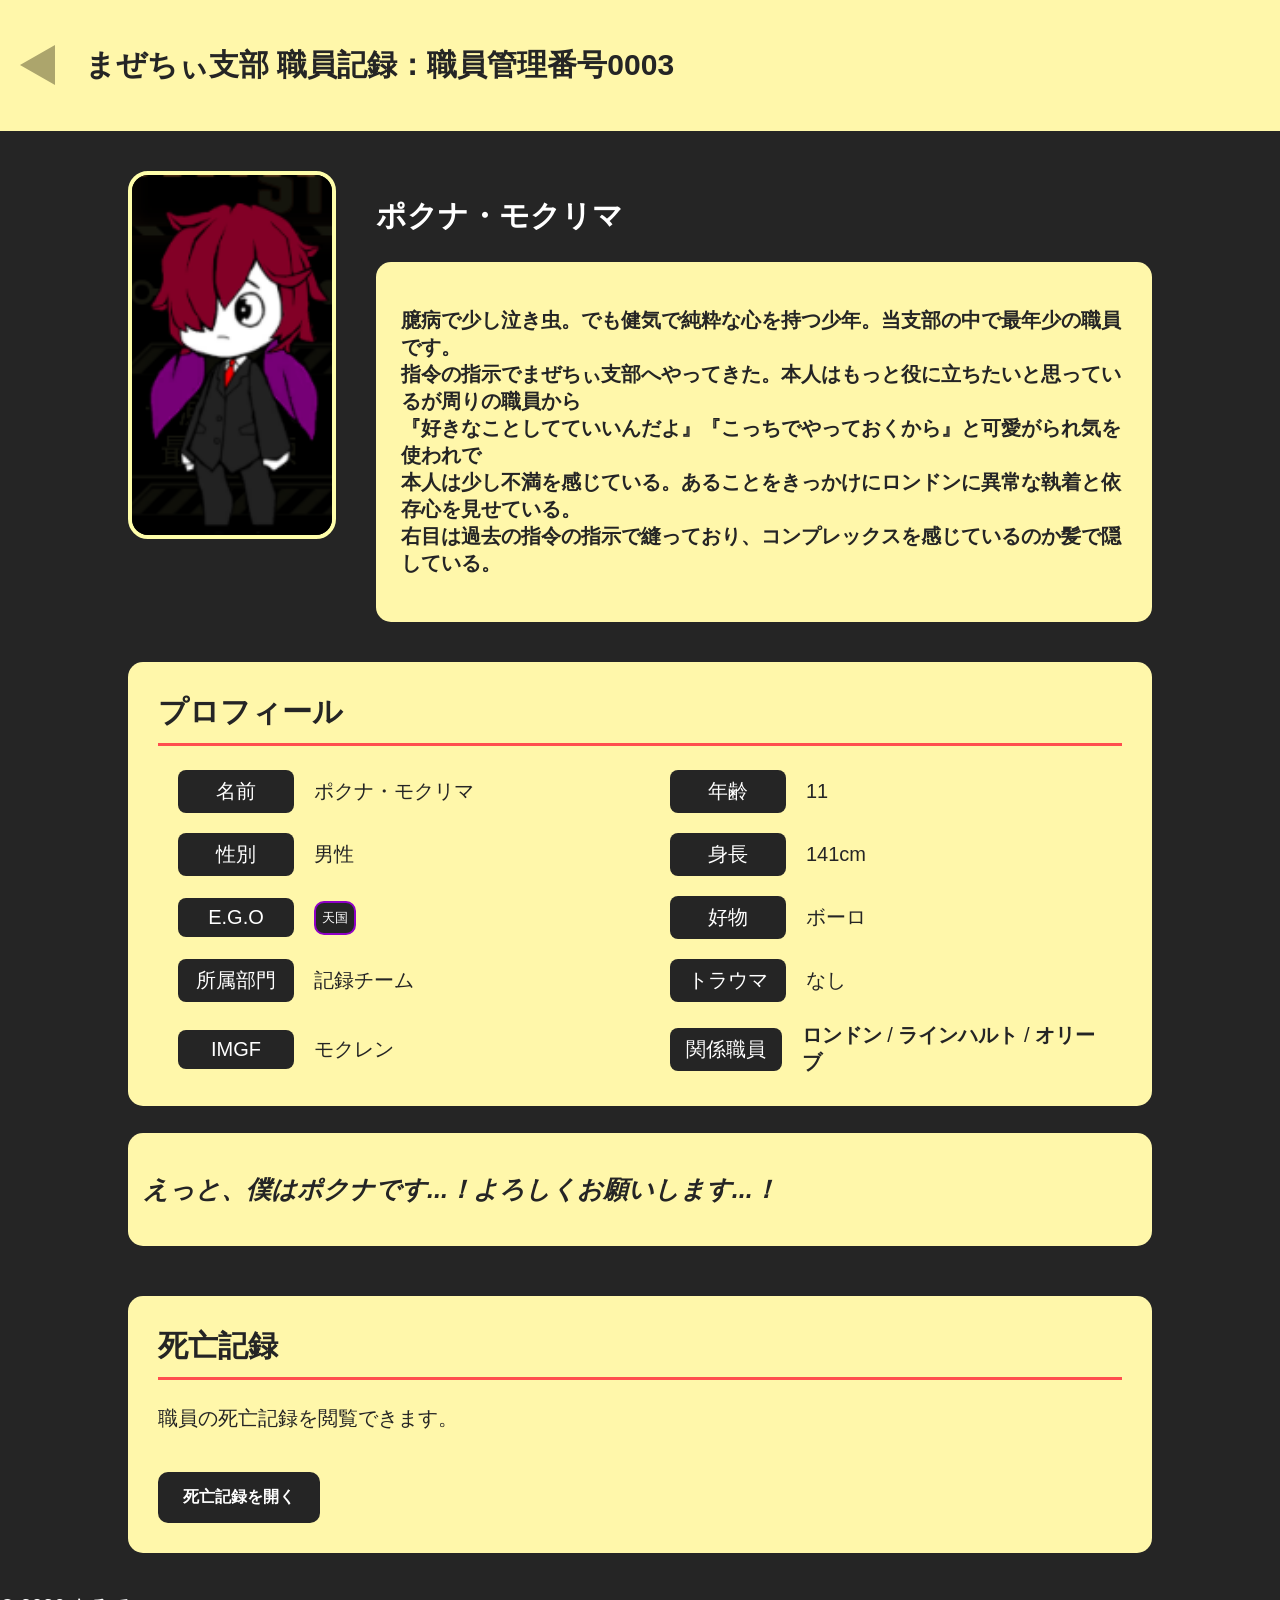
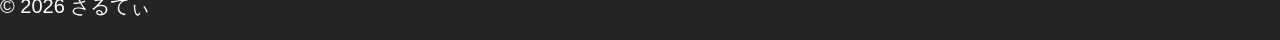
<file: Agent-page/pokuna.html>
<!DOCTYPE html>
<html lang="ja">

<head>

    <meta charset="UTF-8">

    <meta name="viewport" content="width=device-width, initial-scale=1.0">

    <title>ポクナ | まぜちぃ支部</title>

    <link rel="stylesheet" href="../style2.css">

</head>


<body>


    <!-- ヘッダー -->

    <header class="character-header">
        <a class="back-button" href="../index.html"></a>
        <h2>
            まぜちぃ支部 職員記録：職員管理番号0003
        </h2>
    </header>



    <!-- メイン -->

    <main class="character-main">



        <!-- キャラクター画像エリア -->

        <!-- キャラクター基本情報 -->

<section class="character-profile">


    <!-- メイン写真 -->

    <div class="main-photo">

        <img src="../Agent_photo/ポクナ・モクリマ.png" alt="ポクナ">

    </div>



    <!-- 名前・詳細 -->

    <div class="character-info">


        <h1>ポクナ・モクリマ</h1>


        <div class="detail">

            <p class="detail-setumei">
                臆病で少し泣き虫。でも健気で純粋な心を持つ少年。当支部の中で最年少の職員です。<br>
                指令の指示でまぜちぃ支部へやってきた。本人はもっと役に立ちたいと思っているが周りの職員から<br>
                『好きなことしてていいんだよ』『こっちでやっておくから』と可愛がられ気を使われで<br>
                本人は少し不満を感じている。あることをきっかけにロンドンに異常な執着と依存心を見せている。<br>
                右目は過去の指令の指示で縫っており、コンプレックスを感じているのか髪で隠している。
            </p>
            

        </div>


    </div>


</section>
<!-- ここから基本情報 -->

<section class="profile-box">


    <h2>プロフィール</h2>


    <div class="profile-list">


        <div class="profile-item">
            <span>名前</span>
            <p>ポクナ・モクリマ</p>
        </div>


        <div class="profile-item">
            <span>年齢</span>
            <p>11</p>
        </div>


        <div class="profile-item">
            <span>性別</span>
            <p>男性</p>
        </div>


        <div class="profile-item">
            <span>身長</span>
            <p>141cm</p>
        </div>

        <div class="profile-item">
            <span>E.G.O</span>
            <p class="WAW">天国</p>
        </div>


        <div class="profile-item">
            <span>好物</span>
            <p>ボーロ</p>
        </div>

         <div class="profile-item">
            <span>所属部門</span>
            <p>記録チーム</p>
        </div>


    <div class="profile-item trauma-item">

        <span>トラウマ</span>

        <p>
            なし
        </p>


       <div class="trauma-detail">

            <h2 style="text-decoration: line-through;" class="sirei">トラウマ</h2>
            <p class="trauma-sub">指令：ポクナへ
                Lの翼へ行き時計を使用してみんなを助ける。<br>
                期限は問わない。
            </p>
        </div>


    </div>


        <div class="profile-item">
            <span>IMGF</span>
            <p>モクレン</p>
        </div>


       <div class="profile-item">

    <span>関係職員</span>

    <p>

        <a class="staff-link" href="rondon.html">

            ロンドン

            <img class="staff-preview" src="../Agent_photo/ロンドン・アキアリス.png" alt="ロンドン">

        </a>

        /

        <a class="staff-link" href="rainhald.html">

            ラインハルト

            <img class="staff-preview" src="../Agent_photo/ラインハルト・ライアクル.png" alt="ラインハルト">

        </a>

        /

        <a class="staff-link" href="olive.html">

            オリーブ

            <img class="staff-preview" src="../Agent_photo/オリーブ・ヴェルダ.png" alt="オリーブ">

        </a>

    </p>

</div>


    </div>


</section>
　
        <div class="detail2">

            <p>
               えっと、僕はポクナです...！よろしくお願いします...！
            </p>

        </div>
<section class="secret-file">

    <h2>死亡記録</h2>

    <p>
        職員の死亡記録を閲覧できます。<br>
    </p>

    <button class="secret-button">

        死亡記録を開く

    </button>

    <div class="secret-content">

        <h3>Day49/96</h3>

        <p>

            49日目に指令通り逆行時計を使用し会社の記録上はこの日に死亡。逆行時計によって誰もいない支部内に飛ばされたポクナは孤独に飢えと渇きをしのぎながら96日目にて脱水と栄養失調により寮のロンドンのベットの上で死亡した。

        </p>

    </div>

</section>

    </main>





    <!-- フッター -->

    <footer>


        <p>
            © 2026 さるてぃ
        </p>


    </footer>



</body>
<script>

const button = document.querySelector(".secret-button");

const secret = document.querySelector(".secret-content");

button.addEventListener("click",function(){

    secret.classList.toggle("open");

});

</script>

</html>
</file>
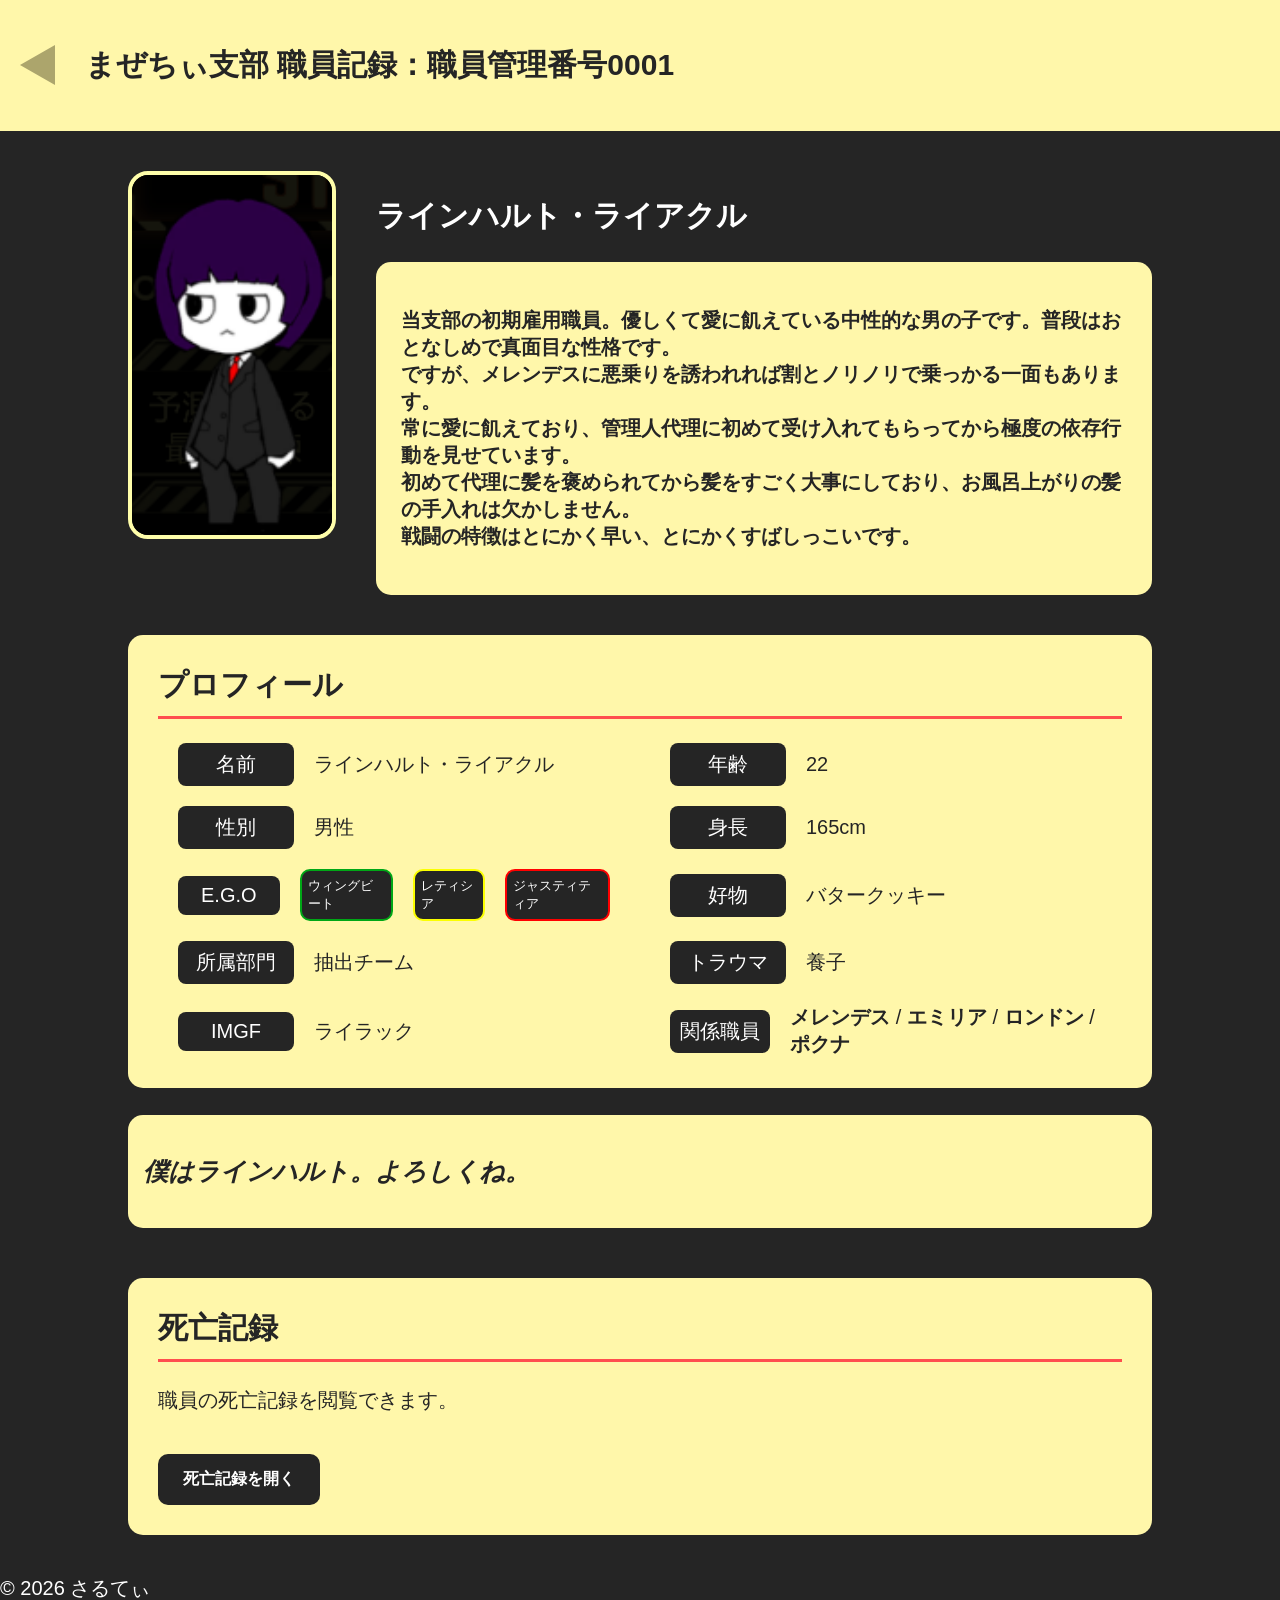
<file: Agent-page/rainhald.html>
<!DOCTYPE html>
<html lang="ja">

<head>

    <meta charset="UTF-8">

    <meta name="viewport" content="width=device-width, initial-scale=1.0">

    <title>ラインハルト | まぜちぃ支部</title>

    <link rel="stylesheet" href="../style2.css">

</head>


<body>


    <!-- ヘッダー -->

    <header class="character-header">
        <a class="back-button" href="../index.html"></a>
        <h2>
            まぜちぃ支部 職員記録：職員管理番号0001
        </h2>
    </header>



    <!-- メイン -->

    <main class="character-main">



        <!-- キャラクター画像エリア -->

        <!-- キャラクター基本情報 -->

<section class="character-profile">


    <!-- メイン写真 -->

    <div class="main-photo">

        <img src="../Agent_photo/ラインハルト・ライアクル.png" alt="ラインハルト">

    </div>



    <!-- 名前・詳細 -->

    <div class="character-info">


        <h1>ラインハルト・ライアクル</h1>


        <div class="detail">

            <p class="detail-setumei">
                当支部の初期雇用職員。優しくて愛に飢えている中性的な男の子です。普段はおとなしめで真面目な性格です。<br>
                ですが、メレンデスに悪乗りを誘われれば割とノリノリで乗っかる一面もあります。<br>
                常に愛に飢えており、管理人代理に初めて受け入れてもらってから極度の依存行動を見せています。<br>
                初めて代理に髪を褒められてから髪をすごく大事にしており、お風呂上がりの髪の手入れは欠かしません。<br>
                戦闘の特徴はとにかく早い、とにかくすばしっこいです。
            </p>

        </div>


    </div>


</section>
<!-- ここから基本情報 -->

<section class="profile-box">


    <h2>プロフィール</h2>


    <div class="profile-list">


        <div class="profile-item">
            <span>名前</span>
            <p>ラインハルト・ライアクル</p>
        </div>


        <div class="profile-item">
            <span>年齢</span>
            <p>22</p>
        </div>


        <div class="profile-item">
            <span>性別</span>
            <p>男性</p>
        </div>


        <div class="profile-item">
            <span>身長</span>
            <p>165cm</p>
        </div>

        <div class="profile-item">
            <span>E.G.O</span>
            <p class="ZAYIN">ウィングビート</p>
            <p class="HE">レティシア</p>
            <p class="ALEPH">ジャスティティア</p>
        </div>


        <div class="profile-item">
            <span>好物</span>
            <p>バタークッキー</p>
        </div>

         <div class="profile-item">
            <span>所属部門</span>
            <p>抽出チーム</p>
        </div>


    <div class="profile-item trauma-item">

        <span>トラウマ</span>

        <p>
            養子
        </p>


        <div class="trauma-detail">

            <h2>養子</h2>
            <p class="trauma-sub">5歳のころから養子に迎えられ愛を注がれずに育てられた。</p>
        </div>


    </div>


        <div class="profile-item">
            <span>IMGF</span>
            <p>ライラック</p>
        </div>


       <div class="profile-item">

    <span>関係職員</span>

    <p>

        <a class="staff-link" href="melendez.html">

            メレンデス

            <img class="staff-preview" src="../Agent_photo/メレンデス・マルロス.png" alt="職員A">

        </a>

        /

        <a class="staff-link" href="emilia.html">

            エミリア

            <img class="staff-preview" src="../Agent_photo/エミリア・ラナンキュアス.png" alt="職員B">

        </a>

        /

        <a class="staff-link" href="rondon.html">

            ロンドン

            <img class="staff-preview" src="../Agent_photo/ロンドン・アキアリス.png" alt="職員B">

        </a>

        /

        <a class="staff-link" href="pokuna.html">

            ポクナ

            <img class="staff-preview" src="../Agent_photo/ポクナ・モクリマ.png" alt="職員B">

        </a>

    </p>

</div>


    </div>


</section>
　
        <div class="detail2">

            <p>
                僕はラインハルト。よろしくね。
            </p>

        </div>
<section class="secret-file">

    <h2>死亡記録</h2>

    <p>
        職員の死亡記録を閲覧できます。<br>
    </p>

    <button class="secret-button">

        死亡記録を開く

    </button>

    <div class="secret-content">

        <h3>Day51</h3>

        <p>

            管理人代理がいなくなり愛を注ぐものがいなくなった結果精神的にも疲弊し、支部が埋没処理された後に大鳥に遭遇します。<br>
            大鳥に魅了されそのままランプの光につられるように歩き最終的に頭を嚙みちぎられて死亡しました。

        </p>

    </div>

</section>
    </main>





    <!-- フッター -->

    <footer>


        <p>
            © 2026 さるてぃ
        </p>


    </footer>



</body>
<script>

const button = document.querySelector(".secret-button");

const secret = document.querySelector(".secret-content");

button.addEventListener("click",function(){

    secret.classList.toggle("open");

});

</script>

</html>
</file>
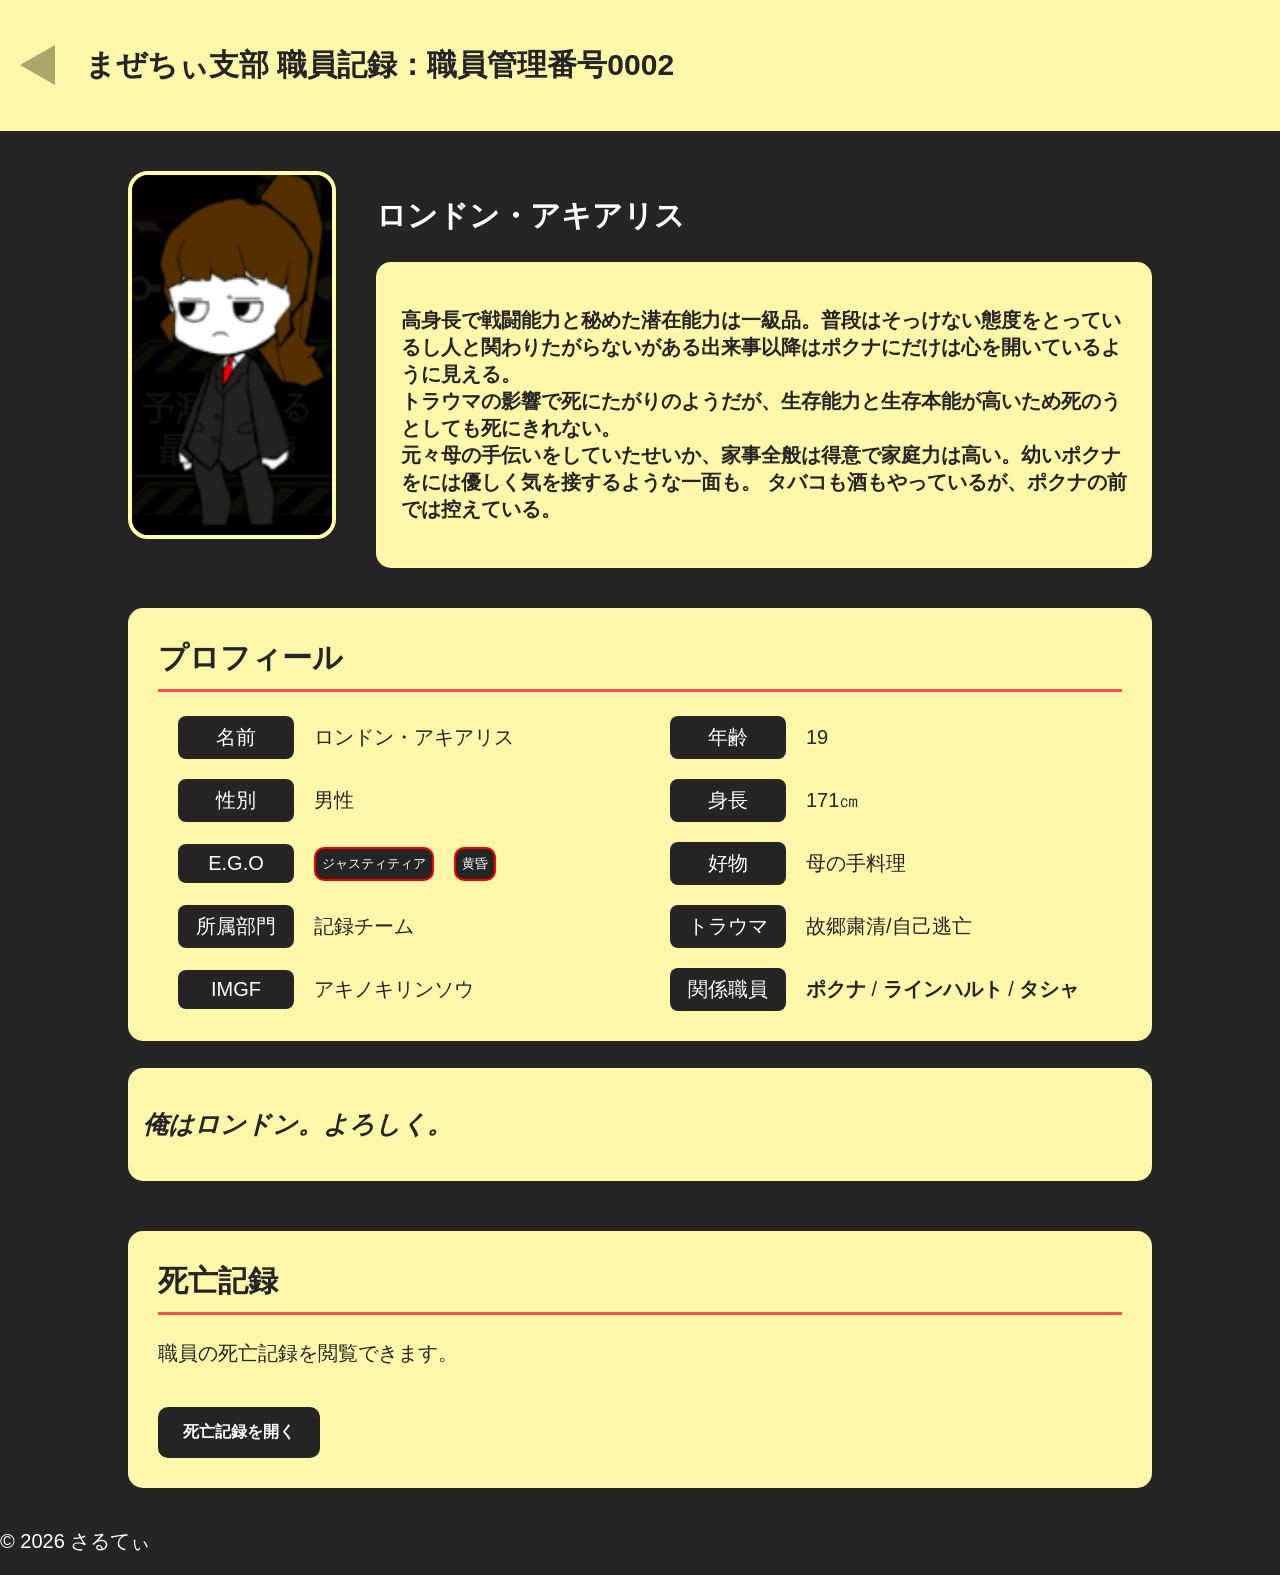
<file: Agent-page/rondon.html>
<!DOCTYPE html>
<html lang="ja">

<head>

    <meta charset="UTF-8">

    <meta name="viewport" content="width=device-width, initial-scale=1.0">

    <title>ロンドン| まぜちぃ支部</title>

    <link rel="stylesheet" href="../style2.css">

</head>


<body>


    <!-- ヘッダー -->

    <header class="character-header">
        <a class="back-button" href="../index.html"></a>
        <h2>
            まぜちぃ支部 職員記録：職員管理番号0002
        </h2>
    </header>



    <!-- メイン -->

    <main class="character-main">



        <!-- キャラクター画像エリア -->

        <!-- キャラクター基本情報 -->

<section class="character-profile">


    <!-- メイン写真 -->

    <div class="main-photo">

        <img src="../Agent_photo/ロンドン・アキアリス.png" alt="ロンドン">

    </div>



    <!-- 名前・詳細 -->

    <div class="character-info">


        <h1>ロンドン・アキアリス</h1>


        <div class="detail">

            <p class="detail-setumei">
                高身長で戦闘能力と秘めた潜在能力は一級品。普段はそっけない態度をとっているし人と関わりたがらないがある出来事以降はポクナにだけは心を開いているように見える。<br>
                トラウマの影響で死にたがりのようだが、生存能力と生存本能が高いため死のうとしても死にきれない。<br>
                元々母の手伝いをしていたせいか、家事全般は得意で家庭力は高い。幼いポクナをには優しく気を接するような一面も。
                タバコも酒もやっているが、ポクナの前では控えている。

            </p>

        </div>


    </div>


</section>
<!-- ここから基本情報 -->

<section class="profile-box">


    <h2>プロフィール</h2>


    <div class="profile-list">


        <div class="profile-item">
            <span>名前</span>
            <p>ロンドン・アキアリス</p>
        </div>


        <div class="profile-item">
            <span>年齢</span>
            <p>19</p>
        </div>


        <div class="profile-item">
            <span>性別</span>
            <p>男性</p>
        </div>


        <div class="profile-item">
            <span>身長</span>
            <p>171㎝</p>
        </div>

        <div class="profile-item">
            <span>E.G.O</span>
            <p class="ALEPH">ジャスティティア</p>
            <p class="ALEPH">黄昏</p>
        </div>


        <div class="profile-item">
            <span>好物</span>
            <p>母の手料理</p>
        </div>

         <div class="profile-item">
            <span>所属部門</span>
            <p>記録チーム</p>
        </div>


    <div class="profile-item trauma-item">

        <span>トラウマ</span>

        <p>
            故郷粛清/自己逃亡
        </p>


        
<div class="trauma-detail">

            <h2>故郷粛清/自己逃亡</h2>
            <p class="trauma-sub">幼いころに住んでいた村を敵村に破壊された。その際自分だけ逃げだしたこと。</p>
        </div>

    </div>


        <div class="profile-item">
            <span>IMGF</span>
            <p>アキノキリンソウ</p>
        </div>


       <div class="profile-item">

    <span>関係職員</span>

    <p>

        <a class="staff-link" href="pokuna.html">

            ポクナ

            <img class="staff-preview" src="../Agent_photo/ポクナ・モクリマ.png" alt="ポクナ">

        </a>

        /

        <a class="staff-link" href="rainhald.html">

            ラインハルト

            <img class="staff-preview" src="../Agent_photo/ラインハルト・ライアクル.png" alt="ラインハルト">

        </a>

        /

        <a class="staff-link" href="tasya.html">

            タシャ

            <img class="staff-preview" src="../Agent_photo/タシャ・ムスラカ.png" alt="職員B">

        </a>

    </p>

</div>


    </div>


</section>
　
        <div class="detail2">

            <p>
                俺はロンドン。よろしく。
            </p>

        </div>
<section class="secret-file">

    <h2>死亡記録</h2>

    <p>
        職員の死亡記録を閲覧できます。<br>
    </p>

    <button class="secret-button">

        死亡記録を開く

    </button>

    <div class="secret-content">

        <h3>Day54</h3>

        <p>
            支部埋没後にて、連続戦闘の末右膝を疲労骨折。その後地中の天国に体をゆっくり貫かれ死亡。
            

        </p>

    </div>

</section>

    </main>





    <!-- フッター -->

    <footer>


        <p>
            © 2026 さるてぃ
        </p>


    </footer>



</body>
<script>

const button = document.querySelector(".secret-button");

const secret = document.querySelector(".secret-content");

button.addEventListener("click",function(){

    secret.classList.toggle("open");

});

</script>

</html>
</file>
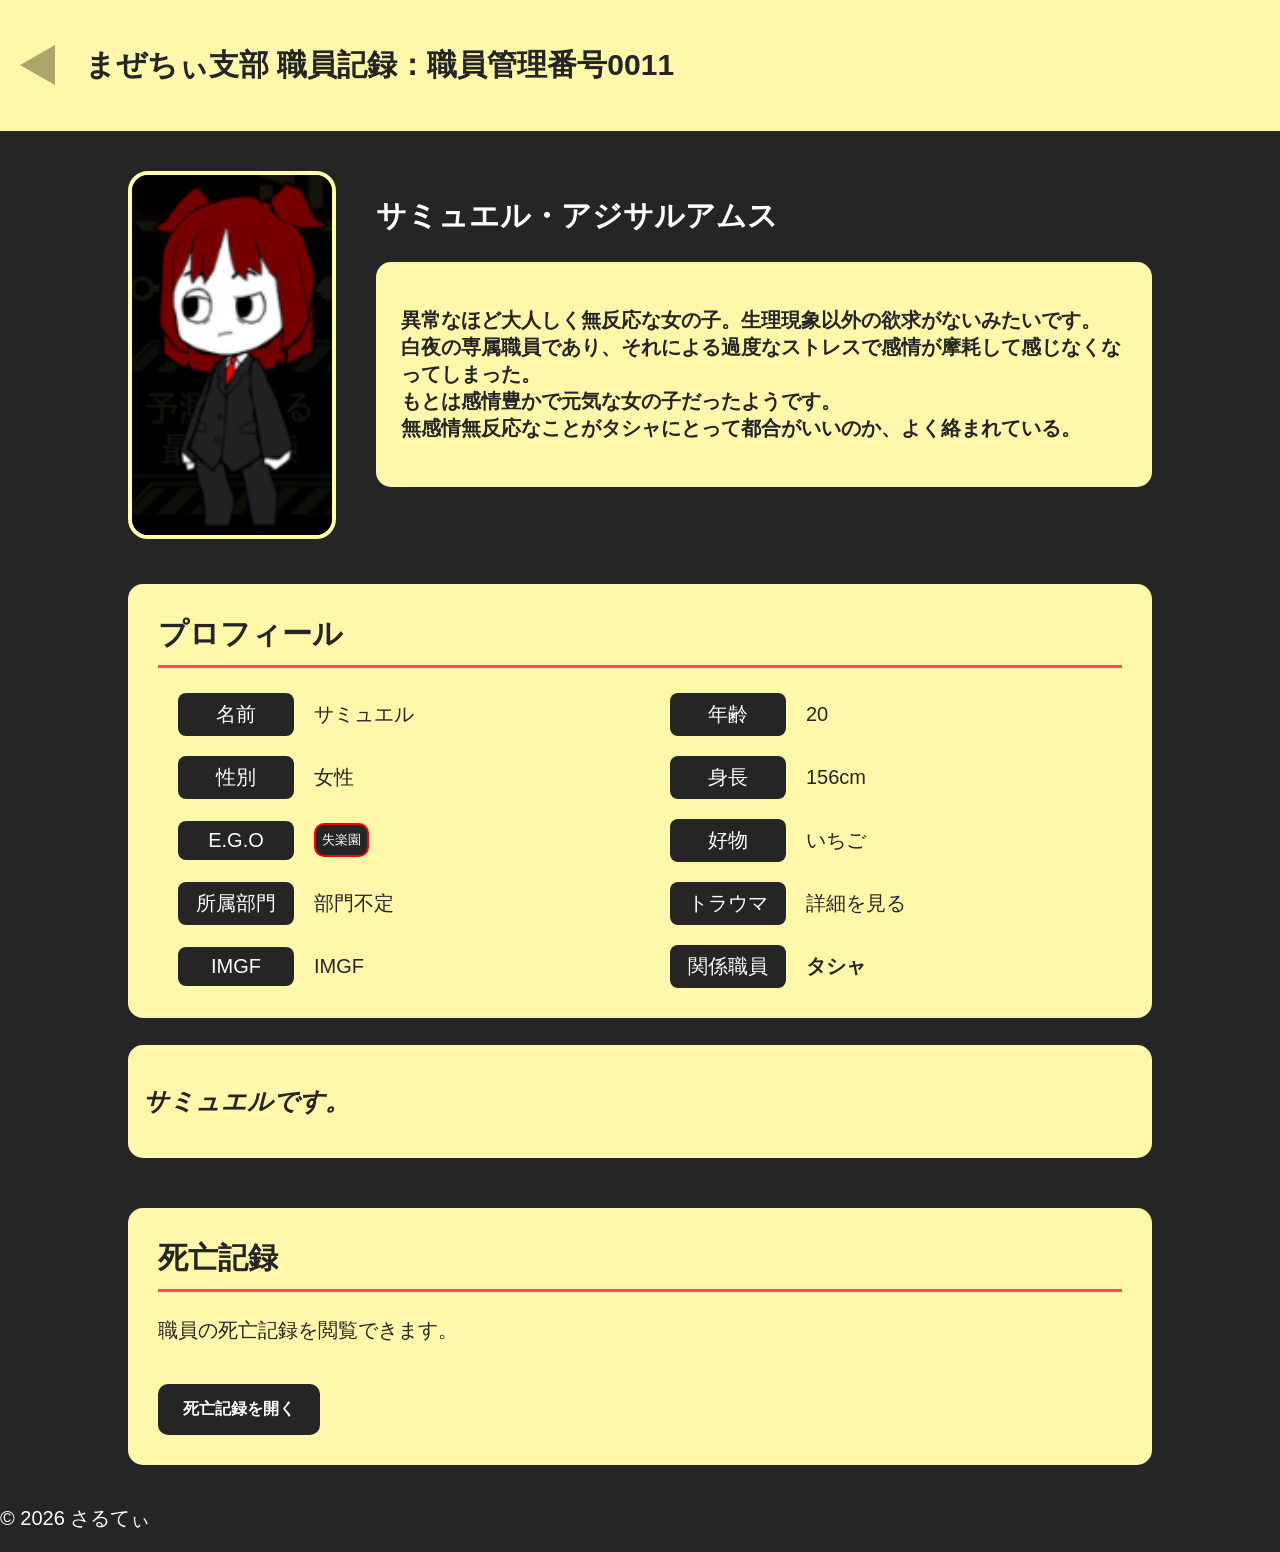
<file: Agent-page/samuel.html>
<!DOCTYPE html>
<html lang="ja">

<head>

    <meta charset="UTF-8">

    <meta name="viewport" content="width=device-width, initial-scale=1.0">

    <title>サミュエル | まぜちぃ支部</title>

    <link rel="stylesheet" href="../style2.css">

</head>


<body>


    <!-- ヘッダー -->

    <header class="character-header">
        <a class="back-button" href="../index.html"></a>
        <h2>
            まぜちぃ支部 職員記録：職員管理番号0011
        </h2>
    </header>



    <!-- メイン -->

    <main class="character-main">



        <!-- キャラクター画像エリア -->

        <!-- キャラクター基本情報 -->

<section class="character-profile">


    <!-- メイン写真 -->

    <div class="main-photo">

        <img src="../Agent_photo/サミュエル・アジサルアムス.png" alt="サミュエル">

    </div>



    <!-- 名前・詳細 -->

    <div class="character-info">


        <h1>サミュエル・アジサルアムス</h1>


        <div class="detail">

            <p class="detail-setumei">
                異常なほど大人しく無反応な女の子。生理現象以外の欲求がないみたいです。<br>
                白夜の専属職員であり、それによる過度なストレスで感情が摩耗して感じなくなってしまった。<br>
                もとは感情豊かで元気な女の子だったようです。<br>
                無感情無反応なことがタシャにとって都合がいいのか、よく絡まれている。
            </p>

        </div>
         

    </div>


</section>
<!-- ここから基本情報 -->

<section class="profile-box">


    <h2>プロフィール</h2>


    <div class="profile-list">


        <div class="profile-item">
            <span>名前</span>
            <p>サミュエル</p>
        </div>


        <div class="profile-item">
            <span>年齢</span>
            <p>20</p>
        </div>


        <div class="profile-item">
            <span>性別</span>
            <p>女性</p>
        </div>


        <div class="profile-item">
            <span>身長</span>
            <p>156cm</p>
        </div>

        <div class="profile-item">
            <span>E.G.O</span>
            <p class="ALEPH">失楽園</p>
        </div>


        <div class="profile-item">
            <span>好物</span>
            <p>いちご</p>
        </div>

         <div class="profile-item">
            <span>所属部門</span>
            <p>部門不定</p>
        </div>


    <div class="profile-item trauma-item">

        <span>トラウマ</span>

        <p>
            詳細を見る
        </p>


       <div class="trauma-detail">

            <h2>？？？</h2>
            <p class="trauma-sub">？？？</p>
        </div>


    </div>


        <div class="profile-item">
            <span>IMGF</span>
            <p>IMGF</p>
        </div>


       <div class="profile-item">

    <span>関係職員</span>

    <p>

        <a class="staff-link" href="tasya.html">

            タシャ

            <img class="staff-preview" src="../Agent_photo/タシャ・ムスラカ.png" alt="タシャ">

        </a>

    </p>

</div>


    </div>


</section>
　
        <div class="detail2">

            <p>
                サミュエルです。
            </p>

        </div>
<section class="secret-file">

    <h2>死亡記録</h2>

    <p>
        職員の死亡記録を閲覧できます。<br>
    </p>

    <button class="secret-button">

        死亡記録を開く

    </button>

    <div class="secret-content">

        <h3>Day51</h3>

        <p>

            アブノーマリティに殺害された。

        </p>

    </div>

</section>

    </main>





    <!-- フッター -->

    <footer>


        <p>
            © 2026 さるてぃ
        </p>


    </footer>



</body>
<script>

const button = document.querySelector(".secret-button");

const secret = document.querySelector(".secret-content");

button.addEventListener("click",function(){

    secret.classList.toggle("open");

});

</script>

</html>
</file>
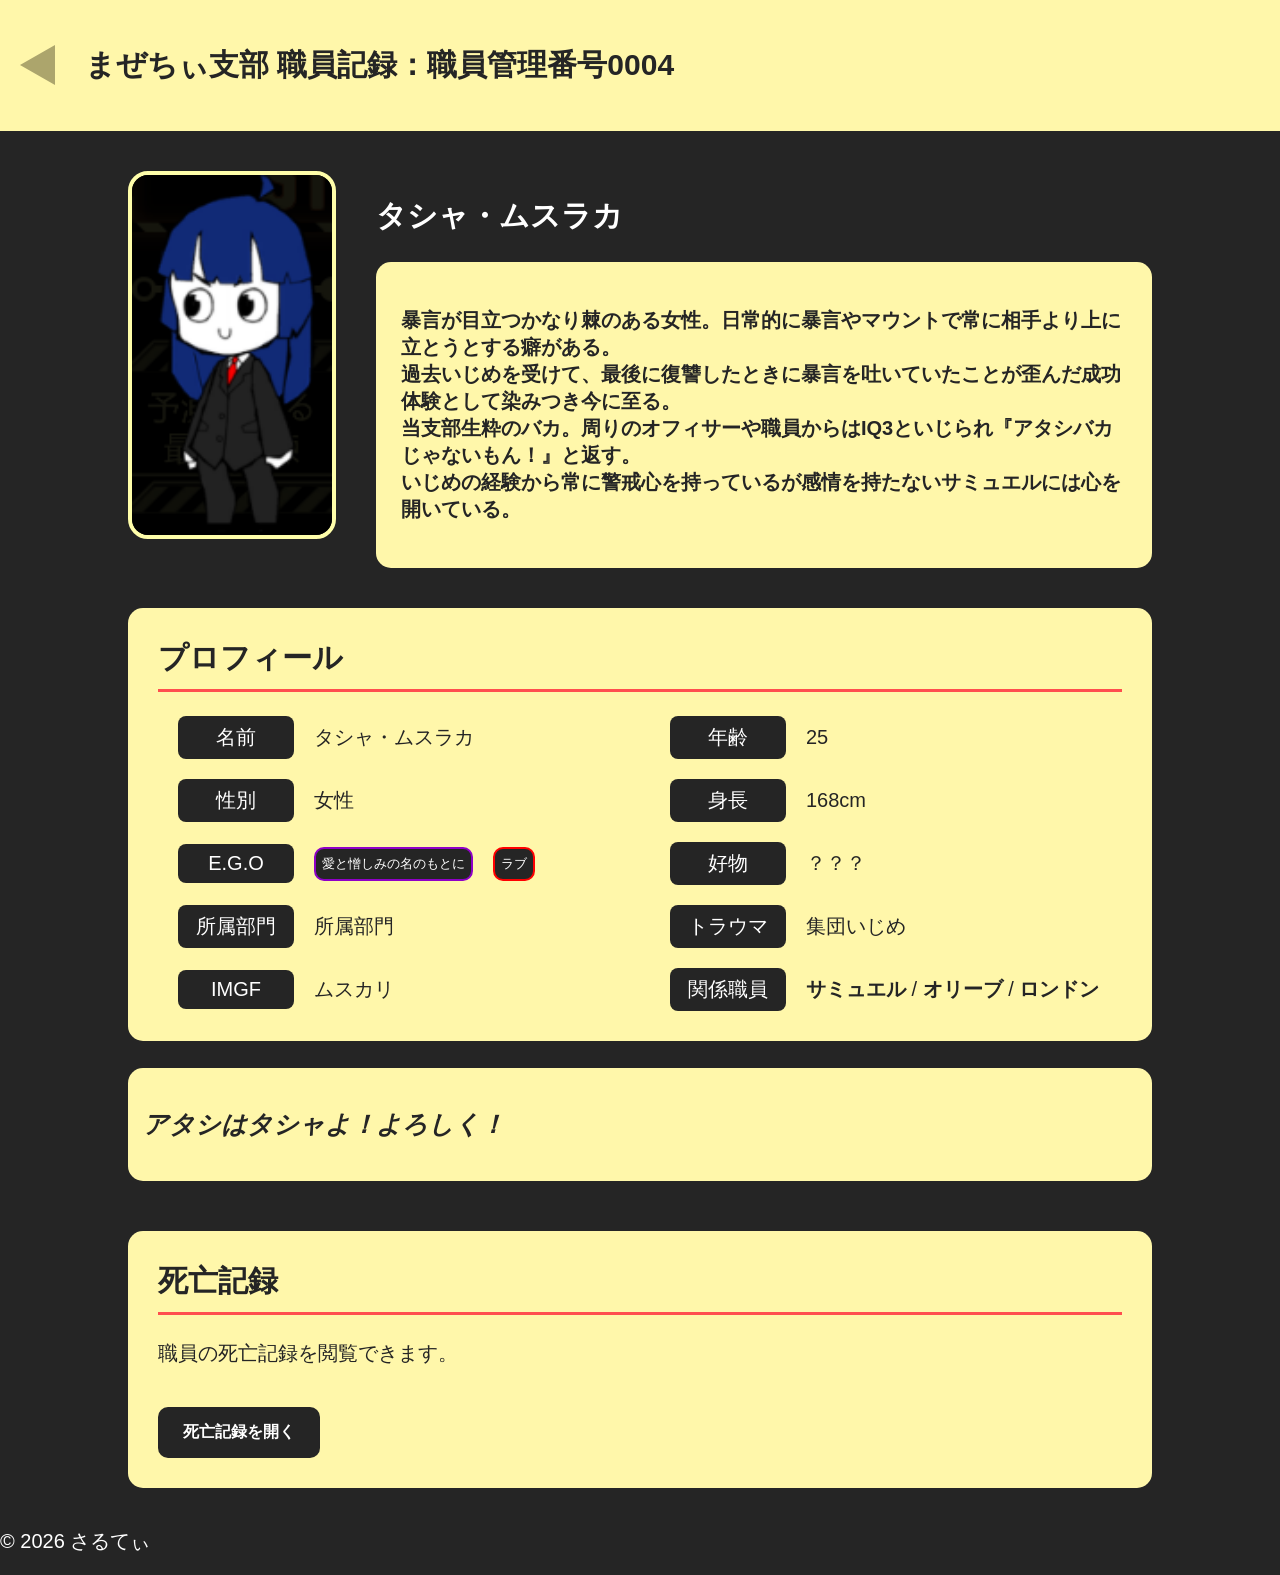
<file: Agent-page/tasya.html>
<!DOCTYPE html>
<html lang="ja">

<head>

    <meta charset="UTF-8">

    <meta name="viewport" content="width=device-width, initial-scale=1.0">

    <title>タシャ | まぜちぃ支部</title>

    <link rel="stylesheet" href="../style2.css">

</head>


<body>


    <!-- ヘッダー -->

    <header class="character-header">
        <a class="back-button" href="../index.html"></a>
        <h2>
            まぜちぃ支部 職員記録：職員管理番号0004
        </h2>
    </header>



    <!-- メイン -->

    <main class="character-main">



        <!-- キャラクター画像エリア -->

        <!-- キャラクター基本情報 -->

<section class="character-profile">


    <!-- メイン写真 -->

    <div class="main-photo">

        <img src="../Agent_photo/タシャ・ムスラカ.png" alt="タシャ">

    </div>



    <!-- 名前・詳細 -->

    <div class="character-info">


        <h1>タシャ・ムスラカ</h1>


        <div class="detail">

            <p class="detail-setumei">
               暴言が目立つかなり棘のある女性。日常的に暴言やマウントで常に相手より上に立とうとする癖がある。<br>
               過去いじめを受けて、最後に復讐したときに暴言を吐いていたことが歪んだ成功体験として染みつき今に至る。<br>
               当支部生粋のバカ。周りのオフィサーや職員からはIQ3といじられ『アタシバカじゃないもん！』と返す。<br>
               いじめの経験から常に警戒心を持っているが感情を持たないサミュエルには心を開いている。
            </p>

        </div>
         

    </div>


</section>
<!-- ここから基本情報 -->

<section class="profile-box">


    <h2>プロフィール</h2>


    <div class="profile-list">


        <div class="profile-item">
            <span>名前</span>
            <p>タシャ・ムスラカ</p>
        </div>


        <div class="profile-item">
            <span>年齢</span>
            <p>25</p>
        </div>


        <div class="profile-item">
            <span>性別</span>
            <p>女性</p>
        </div>


        <div class="profile-item">
            <span>身長</span>
            <p>168cm</p>
        </div>

        <div class="profile-item">
            <span>E.G.O</span>
            <p class="WAW">愛と憎しみの名のもとに</p>
            <p class="ALEPH">ラブ</p>
        </div>


        <div class="profile-item">
            <span>好物</span>
            <p>？？？</p>
        </div>

         <div class="profile-item">
            <span>所属部門</span>
            <p>所属部門</p>
        </div>


    <div class="profile-item trauma-item">

        <span>トラウマ</span>

        <p>
            集団いじめ
        </p>


       <div class="trauma-detail">

            <h2>トラウマ</h2>
            <p class="trauma-sub">高校生活でクラス全体、教師も加担するレベルのいじめを受けた。</p>
        </div>


    </div>


        <div class="profile-item">
            <span>IMGF</span>
            <p>ムスカリ</p>
        </div>


       <div class="profile-item">

    <span>関係職員</span>

    <p>

        <a class="staff-link" href="Samuel.html">

            サミュエル

            <img class="staff-preview" src="../Agent_photo/サミュエル・アジサルアムス.png" alt="サミュエル">

        </a>

        /

        <a class="staff-link" href="olive.html">

            オリーブ

            <img class="staff-preview" src="../Agent_photo/オリーブ・ヴェルダ.png" alt="オリーブ">

        </a>

        /

        <a class="staff-link" href="olive.html">

            ロンドン

            <img class="staff-preview" src="../Agent_photo/ロンドン・アキアリス.png" alt="ロンドン">

        </a>

    </p>

</div>


    </div>


</section>
　
        <div class="detail2">

            <p>
                 アタシはタシャよ！よろしく！
            </p>

        </div>
<section class="secret-file">

    <h2>死亡記録</h2>

    <p>
        職員の死亡記録を閲覧できます。<br>
    </p>

    <button class="secret-button">

        死亡記録を開く

    </button>

    <div class="secret-content">

        <h3>Day52</h3>

        <p>

            支部埋没後E.G.Oを受けた職員に殺害され死亡した。

        </p>

    </div>

</section>

    </main>





    <!-- フッター -->

    <footer>


        <p>
            © 2026 さるてぃ
        </p>


    </footer>



</body>
<script>

const button = document.querySelector(".secret-button");

const secret = document.querySelector(".secret-content");

button.addEventListener("click",function(){

    secret.classList.toggle("open");

});

</script>

</html>
</file>
<file: style.css>
body{
    margin:0;
    font-family:sans-serif;
    background:#252525;
    color: white;
    font-size: 20px;
}

.linkURL{
    display:inline-block;
    font-size:20px;
    background-color:rgb(255,247,170);
    padding: 20px;
    border-radius:10px;
    justify-content: center;
    text-decoration:none;
    font-weight:bold;

    color:#000;

    transition:.3s;
}

.linkdis{
    display: flex;
    gap: 20px;

    display:grid;

    grid-template-columns:repeat(auto-fill,220px);

    justify-content:center;

    gap:20px;
}

.linkURL:hover{
    background-color:#ff4e4e;
    color:#fff;
    transform:translateY(-5px);
}

header{
    background: rgb(255, 247, 170);
    color:rgb(0, 0, 0);
    text-align:center;
    padding:20px;
}

nav{
    margin-top:15px;
}

nav a{
    color:rgb(0, 0, 0);
    text-decoration:none;
    margin:0 15px;
}

main{
    width:90%;
    margin:40px auto;
}

.character-grid{
    display: grid;
    grid-template-columns: repeat(auto-fill, 220px);
    justify-content: center;
    gap: 60px;
}

.card{
    width: 220px;
    background: rgb(255, 247, 170);
    border-radius: 12px;
    padding: 20px;
    text-align: center;
    text-decoration: none;
    color: black;
    box-shadow: 0 3px 10px rgba(0,0,0,.15);
    transition: .2s;
    position:relative;
    overflow:hidden;
}

.card:hover{
    transform:translateY(-6px);
}

.card img{
    width:150px;
    height:150px;
    object-fit:cover;
    object-position:center top;
    border-radius:50%;
}

.card h3{
    margin:15px 0 8px;
}

.card::before{

    content:"";

    position:absolute;

    top:0;
    right:0;

    width:100%;
    height:100%;

    background:#ff4e4e;

    transform:translateX(100%);

    transition:.4s;

    z-index:0;

}



.card:hover::before{

    transform:translateX(0);

}

.card img,
.card h3,
.card p{

    position:relative;

    z-index:1;


}

.card:hover h3,
.card:hover p{

    color:white;

}

.update-history{

    margin-top:60px;

    background:rgb(255, 255, 255);

    color:#252525;

    border-radius:15px;

    overflow:hidden;

    max-width: 1700px;

    width: 100%;

   margin:60px clamp(20px, 8vw, 100px) 0;

}


.update-history h2{

    margin:0;

    padding:20px;

    border-bottom:3px solid #ff4e4e;

}

.history-row{

    display:grid;

    grid-template-columns:150px 1fr;

    border-bottom:1px solid #252525;

}

.history-date{

    display:flex;

    justify-content:center;

    align-items:center;

    font-weight:bold;

    border-right:1px solid #252525;

    padding:15px;

}

.history-text{

    padding:15px 20px;

    line-height:1.8;

}

.history-row:last-child{

    border-bottom:none;

}
</file>
<file: style2.css>
/* 全体 */

body{

    background:#252525;

    margin:0;

    font-family:sans-serif;

    color:white;

    font-size: 20px;
}



/* ヘッダー */

.character-header{

    background:rgb(255,247,170);

    padding:20px;

    color:#252525;

    display: flex;
    align-items:center;  /* 縦位置を中央揃え */
    gap: 30px;
}



/* メイン */

.detail-setumei{
    font-weight: bold;
}

.character-main{

    width:80%;

    max-width:1300px;

    margin:40px auto;

}

.character-info{

    flex:1;

}

.character-profile{

    display:flex;

    gap:40px;

    align-items:flex-start;

}



/* メイン画像 */

.main-photo img{

    width:200px;

    height:360px;

    object-fit:cover;

    border-radius:20px;

    border:4px solid rgb(255, 254, 170);

}



/* サブ画像 */
.sub-photo{

    display:flex;

    gap:20px;

    margin-top:40px;

}


.sub-photo img{

    width:120px;

    height:120px;

    object-fit:cover;

    border-radius:10px;

    background:rgb(255,247,170);

}


/* 名前 */

.character-name{

    margin-top:40px;

}

/* 詳細欄 */

.detail{

    background:rgb(255,247,170);

    color:#252525;

    padding:25px;

    border-radius:15px;

}

.detail2{

    background:rgb(255,247,170);

    color:#252525;
    font-weight: bold;
    font-style: italic;
    padding:15px;
    font-size: 25px;

    border-radius:15px;

}

.back-button{

    display:block;

    width:0;
    height:0;


    border-top:20px solid transparent;
    border-bottom:20px solid transparent;

    border-right:35px solid rgb(172, 165, 108);


    transition:.3s;

}


.back-button:hover{

    border-right-color:#ff4e4e;

    transform:translateY(-5px);

}


.profile-box{

    margin-top:40px;

    background:rgb(255,247,170);

    color:#252525;

    padding:30px;

    border-radius:15px;

}


.profile-box h2{

    margin-top:0;

    border-bottom:3px solid #ff4e4e;

    padding-bottom:10px;

}



.profile-list{

    display:grid;

    grid-template-columns:repeat(2,1fr);

    gap:20px;

}



.profile-item{

    display:flex;

    align-items:center;

    gap:20px;

    margin:0px 20px 0px 20px;


}



.profile-item span{

    display:block;

    width:100px;

    padding:8px;


    background:#252525;

    color:white;

    border-radius:8px;

    text-align:center;

}



.profile-item p{

    margin:0;

}

.trauma-item{

    position:relative;

    cursor:pointer;

}


.trauma-detail{

    position:absolute;

    bottom:100%;
    left:0;


    width:300px;


    background:#252525;

    color:white;


    padding:20px;

    border-radius:10px;


    opacity:0;

    transform:translateY(20px);


    pointer-events:none;


    transition:.3s;
    

}

.trauma-sub{
    padding-top: -40px;
}



.trauma-item:hover .trauma-detail{

    opacity:1;

    transform:translateY(0);

}

.trauma-item span{
    transition: .3s;
}

.trauma-item:hover span{
    background-color: #ff4e4e;
    color: #252525;
    font-weight:bold;
}

.staff-link{

    position:relative;

    text-decoration:none;

    color:#252525;

    font-weight:bold;

    transition:.3s;

}


.staff-link:hover{

    color:#4CAF50;   /* 緑色 */

}

.staff-preview{

    position:absolute;

    bottom:140%;
    left:50%;

    transform:translate(-50%,20px);

    width:150px;

    border-radius:15px;

    box-shadow:0 5px 15px rgba(0,0,0,.3);

    opacity:0;

    pointer-events:none;

    transition:.3s;

    border:4px solid #ff4e4e;
}

.staff-link:hover .staff-preview{

    opacity:1;

    transform:translate(-50%,0);

}

.ZAYIN{
    font-size: 13px;
    color: white;
    background-color: #252525;
    padding: 6px;
    border-radius: 10px;
    border:2px solid #00a716;
}

.TETH{
    font-size: 13px;
    color: white;
    background-color: #252525;
    padding: 6px;
    border-radius: 10px;
    border:2px solid #4e9bff;
}

.HE{
    font-size: 13px;
    color: white;
    background-color: #252525;
    padding: 6px;
    border-radius: 10px;
    border:2px solid #fbff00;
}

.WAW{
    font-size: 13px;
    color: white;
    background-color: #252525;
    padding: 6px;
    border-radius: 10px;
    border:2px solid #8f00c7;
}

.ALEPH{
    font-size: 13px;
    color: white;
    background-color: #252525;
    padding: 6px;
    border-radius: 10px;
    border:2px solid #ff0000;
}

.secret-file{

    margin-top:50px;

    background:rgb(255,247,170);

    color:#252525;

    padding:30px;

    border-radius:15px;

}

.secret-file h2{

    margin-top:0;

    border-bottom:3px solid #ff4e4e;

    padding-bottom:10px;

}

.secret-button{

    margin-top:20px;

    background:#252525;

    color:white;

    border:none;

    padding:15px 25px;

    border-radius:10px;

    cursor:pointer;

    font-size:16px;

    font-weight:bold;

    transition:.3s;

}

.secret-button:hover{

    background:#ff4e4e;

    color:#252525;

    transform:translateY(-5px);

}

.secret-content{

    display:none;

    margin-top:30px;

    background:#252525;

    color:white;

    padding:20px;

    border-radius:10px;

}

.secret-content.open{

    display:block;

    animation:fade .4s;

}

@keyframes fade{

    from{

        opacity:0;

        transform:translateY(15px);

    }

    to{

        opacity:1;

        transform:translateY(0);

    }

}
</file>
